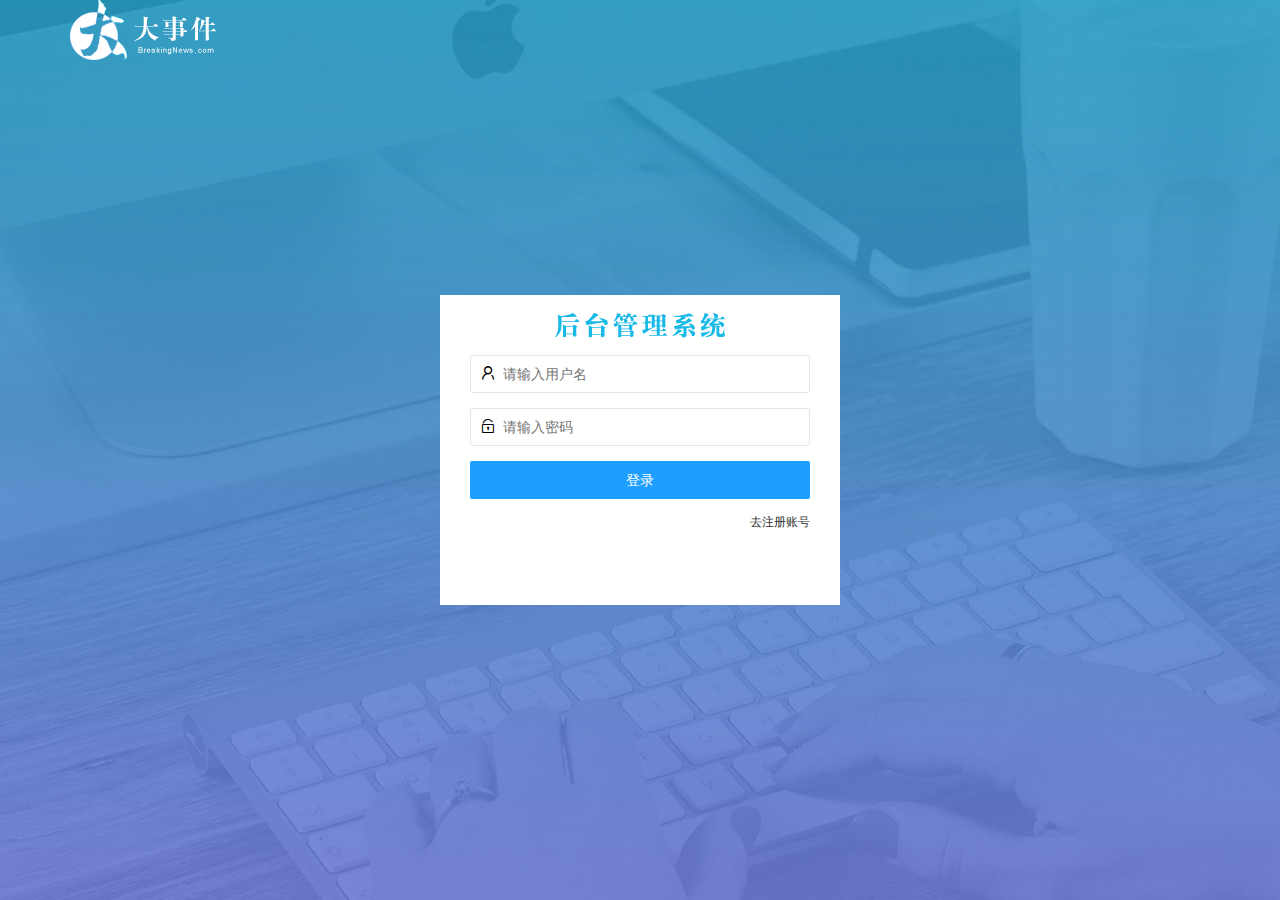
<file: login.html>
<!DOCTYPE html>
<html lang="en">
<head>
    <meta charset="UTF-8">
    <meta http-equiv="X-UA-Compatible" content="IE=edge">
    <meta name="viewport" content="width=device-width, initial-scale=1.0">
    <title>大事件-登录-注册</title>
    <link rel="stylesheet" href="/assets/lib/layui/css/layui.css">
    <link rel="stylesheet" href="/assets/css/login.css">
</head>
<body>
    <!-- 头部的logo区域 -->
    <div class="layui-main">
        <img src="/assets/images/logo.png" alt="">
    </div>

    <!-- 登录注册区域 -->
    <div class="loginAndRegBox">
        <div class="title-box"></div>
        <!-- 登录的div -->
        <div class="login-box">
            <!-- 登录的表单 -->
            <form class="layui-form" id="form_login">
                <!-- 用户名 -->
                <div class="layui-form-item">
                        <i class="layui-icon layui-icon-username"></i>
                        <input type="text" name="username" required lay-verify="required" placeholder="请输入用户名" autocomplete="off"
                            class="layui-input">
                    </div>
                    <!-- 密码 -->
                    <div class="layui-form-item">
                        <i class="layui-icon layui-icon-password"></i>  
                        <input type="password" name="password" required lay-verify="required|pwd" placeholder="请输入密码" autocomplete="off"
                            class="layui-input">
                    </div>
                    <!-- 登录按钮 -->
                    <div class="layui-form-item">
                        <!-- 注意表单提交按钮和普通按钮的区别就是lay-submit属性 -->
                        <button class="layui-btn layui-btn-fluid layui-btn layui-btn-normal" lay-submit>登录</button>
                    </div>
                    <div class="layui-form-item links">
                    <a href="javascript:;" id="link_reg">去注册账号</a>
                </div>
            </form>
        </div>
        <!-- 注册的div -->
        <div class="reg-box">
            <!-- 注册的表单 -->
            <form class="layui-form" id="form_reg">
                <!-- 用户名 -->
                <div class="layui-form-item">
                        <i class="layui-icon layui-icon-username"></i>
                        <input type="text" name="username" required lay-verify="required" placeholder="请输入用户名" autocomplete="off"
                            class="layui-input">
                    </div>
                    <!-- 密码 -->
                    <div class="layui-form-item">
                        <i class="layui-icon layui-icon-password"></i>  
                        <input type="password" name="password" required lay-verify="required|pwd" placeholder="请输入密码" autocomplete="off"
                            class="layui-input">
                    </div>
                    <!-- 密码确认框 -->
                    <div class="layui-form-item">
                        <i class="layui-icon layui-icon-password"></i>  
                        <input type="password" name="repassword" required lay-verify="required|pwd|repwd" placeholder="再次确认密码" autocomplete="off"
                            class="layui-input">
                    </div>
                    <!-- 注册按钮 -->
                    <div class="layui-form-item">
                        <!-- 注意表单提交按钮和普通按钮的区别就是lay-submit属性 -->
                        <button class="layui-btn layui-btn-fluid layui-btn layui-btn-normal" lay-submit>注册</button>
                    </div>
                    <div class="layui-form-item links">
                        <a href="javascript:;" id="link_login">去登录</a>
                </div>
            </form>
        </div>
    </div>
    <!-- 导入layui的js -->
    <script src="/assets/lib/layui/layui.all.js"></script>
    <!-- 导入jquery -->
    <script src="/assets/lib/jquery.js"></script>
    <!-- 导入自己封装的baseAPI.js -->
    <script src="/assets/js/baseAPI.js"></script>
    <!-- 导入自己的JavaScript脚本 -->
    <script src="/assets/js/login.js"></script>
</body>
</html>
</file>
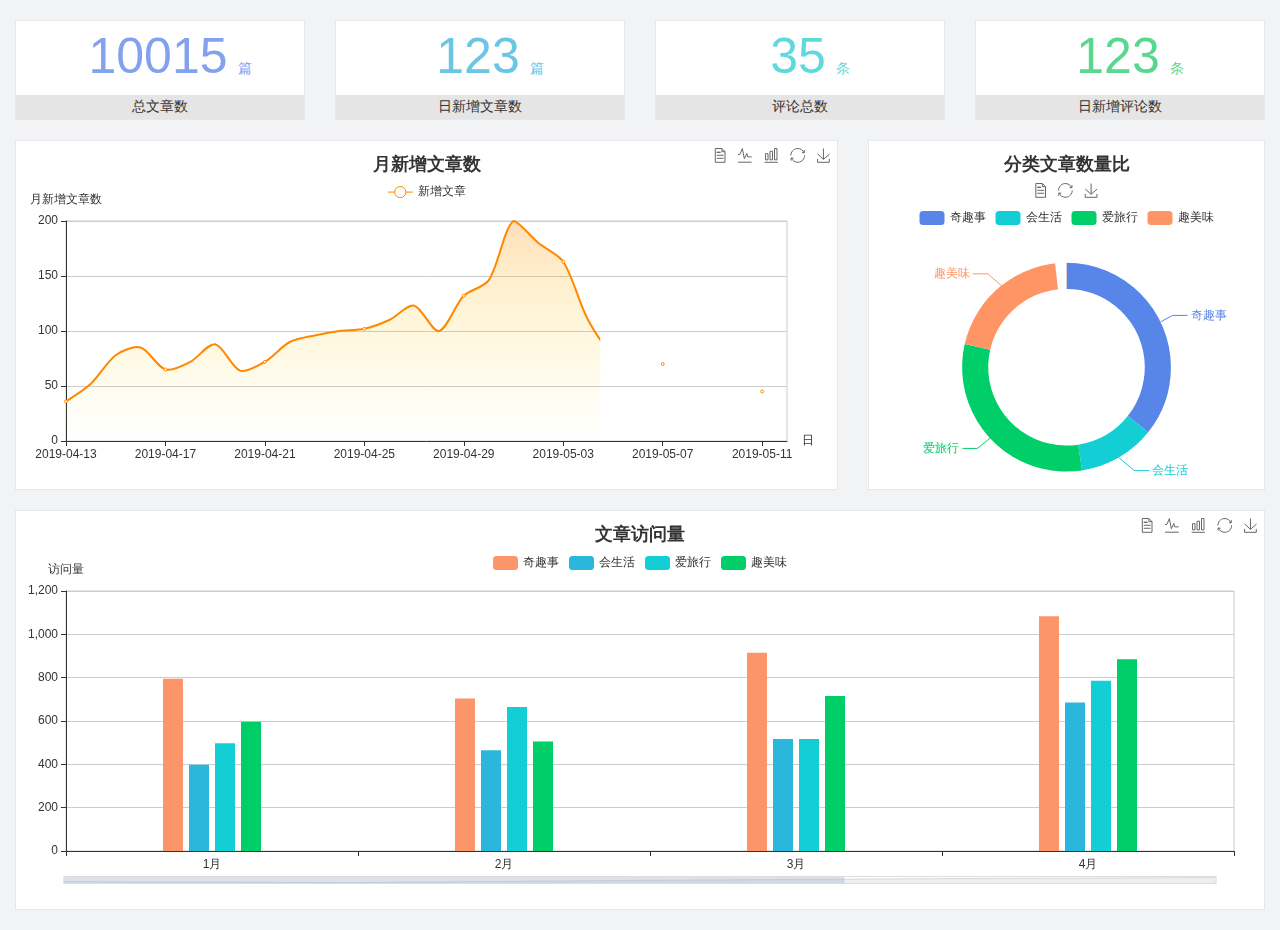
<file: home/dashboard.html>
<!DOCTYPE html>
<html lang="en">

<head>
  <meta charset="UTF-8">
  <meta name="viewport" content="width=device-width, initial-scale=1.0">
  <meta http-equiv="X-UA-Compatible" content="ie=edge">
  <title>图表统计</title>
  <link rel="stylesheet" href="../../assets/lib/bootstrap.css" />
  <link rel="stylesheet" href="../../assets/lib/main.css" />
  <script src="../../assets/lib/jquery.js"></script>
  <script type="text/javascript" src="../../assets/lib/echarts.min.js"></script>
</head>

<body>
  <div class="container-fluid">
    <div class="row spannel_list">
      <div class="col-sm-3 col-xs-6">
        <div class="spannel">
          <em>10015</em><span>篇</span>
          <b>总文章数</b>
        </div>
      </div>
      <div class="col-sm-3 col-xs-6">
        <div class="spannel scolor01">
          <em>123</em><span>篇</span>
          <b>日新增文章数</b>
        </div>
      </div>
      <div class="col-sm-3 col-xs-6">
        <div class="spannel scolor02">
          <em>35</em><span>条</span>
          <b>评论总数</b>
        </div>
      </div>
      <div class="col-sm-3 col-xs-6">
        <div class="spannel scolor03">
          <em>123</em><span>条</span>
          <b>日新增评论数</b>
        </div>
      </div>
    </div>
  </div>

  <div class="container-fluid">
    <div class="row curve-pie">
      <div class="col-lg-8 col-md-8">
        <div class="gragh_pannel" id="curve_show"></div>
      </div>
      <div class="col-lg-4 col-md-4">
        <div class="gragh_pannel" id="pie_show"></div>
      </div>
    </div>
  </div>

  <div class="container-fluid">
    <div class="column_pannel" id="column_show"></div>
  </div>

  <script>
    var oChart = echarts.init(document.getElementById('curve_show'));
    var aList_all = [
      { 'count': 36, 'date': '2019-04-13' },
      { 'count': 52, 'date': '2019-04-14' },
      { 'count': 78, 'date': '2019-04-15' },
      { 'count': 85, 'date': '2019-04-16' },
      { 'count': 65, 'date': '2019-04-17' },
      { 'count': 72, 'date': '2019-04-18' },
      { 'count': 88, 'date': '2019-04-19' },
      { 'count': 64, 'date': '2019-04-20' },
      { 'count': 72, 'date': '2019-04-21' },
      { 'count': 90, 'date': '2019-04-22' },
      { 'count': 96, 'date': '2019-04-23' },
      { 'count': 100, 'date': '2019-04-24' },
      { 'count': 102, 'date': '2019-04-25' },
      { 'count': 110, 'date': '2019-04-26' },
      { 'count': 123, 'date': '2019-04-27' },
      { 'count': 100, 'date': '2019-04-28' },
      { 'count': 132, 'date': '2019-04-29' },
      { 'count': 146, 'date': '2019-04-30' },
      { 'count': 200, 'date': '2019-05-01' },
      { 'count': 180, 'date': '2019-05-02' },
      { 'count': 163, 'date': '2019-05-03' },
      { 'count': 110, 'date': '2019-05-04' },
      { 'count': 80, 'date': '2019-05-05' },
      { 'count': 82, 'date': '2019-05-06' },
      { 'count': 70, 'date': '2019-05-07' },
      { 'count': 65, 'date': '2019-05-08' },
      { 'count': 54, 'date': '2019-05-09' },
      { 'count': 40, 'date': '2019-05-10' },
      { 'count': 45, 'date': '2019-05-11' },
      { 'count': 38, 'date': '2019-05-12' },
    ];

    let aCount = [];
    let aDate = [];

    for (var i = 0; i < aList_all.length; i++) {
      aCount.push(aList_all[i].count);
      aDate.push(aList_all[i].date);
    }

    var chartopt = {
      title: {
        text: '月新增文章数',
        left: 'center',
        top: '10'
      },
      tooltip: {
        trigger: 'axis'
      },
      legend: {
        data: ['新增文章'],
        top: '40'
      },
      toolbox: {
        show: true,
        feature: {
          mark: { show: true },
          dataView: { show: true, readOnly: false },
          magicType: { show: true, type: ['line', 'bar'] },
          restore: { show: true },
          saveAsImage: { show: true }
        }
      },
      calculable: true,
      xAxis: [
        {
          name: '日',
          type: 'category',
          boundaryGap: false,
          data: aDate
        }
      ],
      yAxis: [
        {
          name: '月新增文章数',
          type: 'value'
        }
      ],
      series: [
        {
          name: '新增文章',
          type: 'line',
          smooth: true,
          itemStyle: { normal: { areaStyle: { type: 'default' }, color: '#f80' }, lineStyle: { color: '#f80' } },
          data: aCount
        }],
      areaStyle: {
        normal: {
          color: new echarts.graphic.LinearGradient(0, 0, 0, 1, [{
            offset: 0,
            color: 'rgba(255,136,0,0.39)'
          }, {
            offset: .34,
            color: 'rgba(255,180,0,0.25)'
          }, {
            offset: 1,
            color: 'rgba(255,222,0,0.00)'
          }])

        }
      },
      grid: {
        show: true,
        x: 50,
        x2: 50,
        y: 80,
        height: 220
      }
    };

    oChart.setOption(chartopt);


    var oPie = echarts.init(document.getElementById('pie_show'));
    var oPieopt =
    {
      title: {
        top: 10,
        text: '分类文章数量比',
        x: 'center'
      },
      tooltip: {
        trigger: 'item',
        formatter: "{a} <br/>{b} : {c} ({d}%)"
      },
      color: ['#5885e8', '#13cfd5', '#00ce68', '#ff9565'],
      legend: {
        x: 'center',
        top: 65,
        data: ['奇趣事', '会生活', '爱旅行', '趣美味']
      },
      toolbox: {
        show: true,
        x: 'center',
        top: 35,
        feature: {
          mark: { show: true },
          dataView: { show: true, readOnly: false },
          magicType: {
            show: true,
            type: ['pie', 'funnel'],
            option: {
              funnel: {
                x: '25%',
                width: '50%',
                funnelAlign: 'left',
                max: 1548
              }
            }
          },
          restore: { show: true },
          saveAsImage: { show: true }
        }
      },
      calculable: true,
      series: [
        {
          name: '访问来源',
          type: 'pie',
          radius: ['45%', '60%'],
          center: ['50%', '65%'],
          data: [
            { value: 300, name: '奇趣事' },
            { value: 100, name: '会生活' },
            { value: 260, name: '爱旅行' },
            { value: 180, name: '趣美味' }
          ]
        }
      ]
    };
    oPie.setOption(oPieopt);



    var oColumn = this.echarts.init(document.getElementById('column_show'));
    var oColumnopt =
    {
      title: {
        text: '文章访问量',
        left: 'center',
        top: '10'
      },
      tooltip: {
        trigger: 'axis'
      },
      legend: {
        data: ['奇趣事', '会生活', '爱旅行', '趣美味'],
        top: '40'
      },
      toolbox: {
        show: true,
        feature: {
          mark: { show: true },
          dataView: { show: true, readOnly: false },
          magicType: { show: true, type: ['line', 'bar'] },
          restore: { show: true },
          saveAsImage: { show: true }
        }
      },
      calculable: true,
      xAxis: [
        {
          type: 'category',
          data: ['1月', '2月', '3月', '4月', '5月']
        }
      ],
      yAxis: [
        {
          name: '访问量',
          type: 'value'
        }
      ],
      series: [
        {
          name: '奇趣事',
          type: 'bar',
          barWidth: 20,
          itemStyle: {
            normal: { areaStyle: { type: 'default' }, color: '#fd956a' }
          },
          data: [800, 708, 920, 1090, 1200]
        },
        {
          name: '会生活',
          type: 'bar',
          barWidth: 20,
          itemStyle: {
            normal: { areaStyle: { type: 'default' }, color: '#2bb6db' }
          },
          data: [400, 468, 520, 690, 800]
        },
        {
          name: '爱旅行',
          type: 'bar',
          barWidth: 20,
          itemStyle: {
            normal: { areaStyle: { type: 'default' }, color: '#13cfd5' }
          },
          data: [500, 668, 520, 790, 900]
        },
        {
          name: '趣美味',
          type: 'bar',
          barWidth: 20,
          itemStyle: {
            normal: { areaStyle: { type: 'default' }, color: '#00ce68' }
          },
          data: [600, 508, 720, 890, 1000]
        }
      ],
      grid: {
        show: true,
        x: 50,
        x2: 30,
        y: 80,
        height: 260
      },
      dataZoom: [//给x轴设置滚动条
        {
          start: 0,//默认为0
          end: 100 - 1000 / 31,//默认为100
          type: 'slider',
          show: true,
          xAxisIndex: [0],
          handleSize: 0,//滑动条的 左右2个滑动条的大小
          height: 8,//组件高度
          left: 45, //左边的距离
          right: 50,//右边的距离
          bottom: 26,//右边的距离
          handleColor: '#ddd',//h滑动图标的颜色
          handleStyle: {
            borderColor: "#cacaca",
            borderWidth: "1",
            shadowBlur: 2,
            background: "#ddd",
            shadowColor: "#ddd",
          }
        }]
    };
    oColumn.setOption(oColumnopt);
  </script>
</body>

</html>
</file>
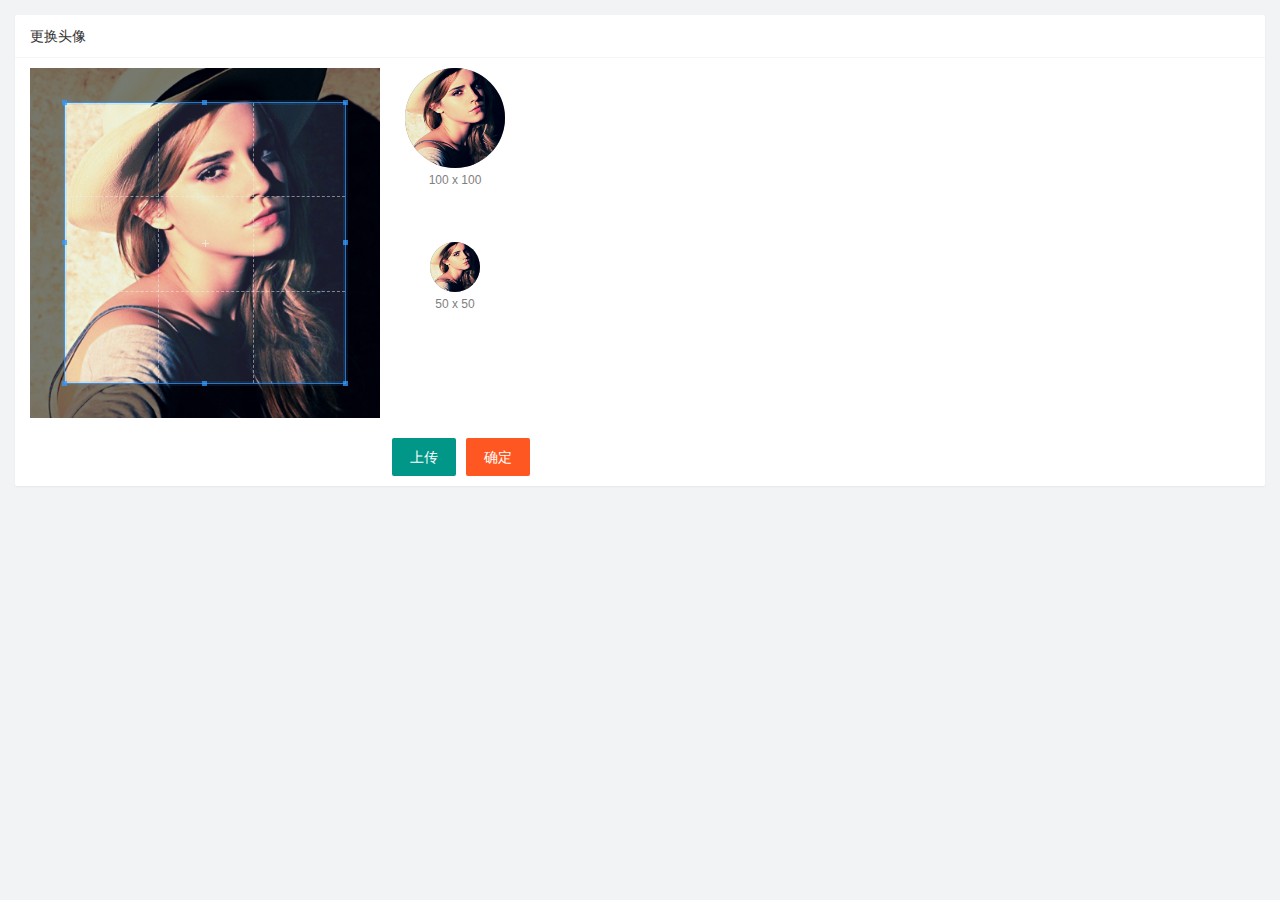
<file: user/user_avatar.html>
<!DOCTYPE html>
<html lang="en">
<head>
    <meta charset="UTF-8">
    <meta http-equiv="X-UA-Compatible" content="IE=edge">
    <meta name="viewport" content="width=device-width, initial-scale=1.0">
    <title>Document</title>
    <link rel="stylesheet" href="/assets/lib/layui/css/layui.css">
    <link rel="stylesheet" href="/assets/lib/cropper/cropper.css" />
    <link rel="stylesheet" href="/assets/css/user/user-avatar.css">
</head>
<body>
    <!-- 卡片区域 -->
    <div class="layui-card">
        <div class="layui-card-header">更换头像</div>
        <div class="layui-card-body">
        <!-- 第一行的图片裁剪和预览区域 -->
        <div class="row1">
            <!-- 图片裁剪区域 -->
            <div class="cropper-box">
                <!-- 这个 img 标签很重要，将来会把它初始化为裁剪区域 -->
                <img id="image" src="/assets/images/sample.jpg" />
            </div>
            <!-- 图片的预览区域 -->
            <div class="preview-box">
                <div>
                    <!-- 宽高为 100px 的预览区域 -->
                    <div class="img-preview w100"></div>
                    <p class="size">100 x 100</p>
                </div>
                <div>
                    <!-- 宽高为 50px 的预览区域 -->
                    <div class="img-preview w50"></div>
                    <p class="size">50 x 50</p>
                </div>
            </div>
        </div>
        <!-- 第二行的按钮区域 -->
        <div class="row2">
            <!-- 通过accept属性，可以指定，允许用户选择什么类型的文件 -->
            <input type="file" id="file" accept="image/png,image/jpeg">
            <button type="button" class="layui-btn" id="btnChooseImage">上传</button>
            <button type="button" class="layui-btn layui-btn-danger" id="btnUpload">确定</button>
        </div>
        </div>
      </div>

    <script src="/assets/lib/layui/layui.all.js"></script>
    <script src="/assets/lib/jquery.js"></script>
    <script src="/assets/lib/cropper/Cropper.js"></script>
    <script src="/assets/lib/cropper/jquery-cropper.js"></script>
    <script src="/assets/js/baseAPI.js"></script>
    <script src="/assets/js/user/user_avatar.js"></script>

</body>
</html>
</file>
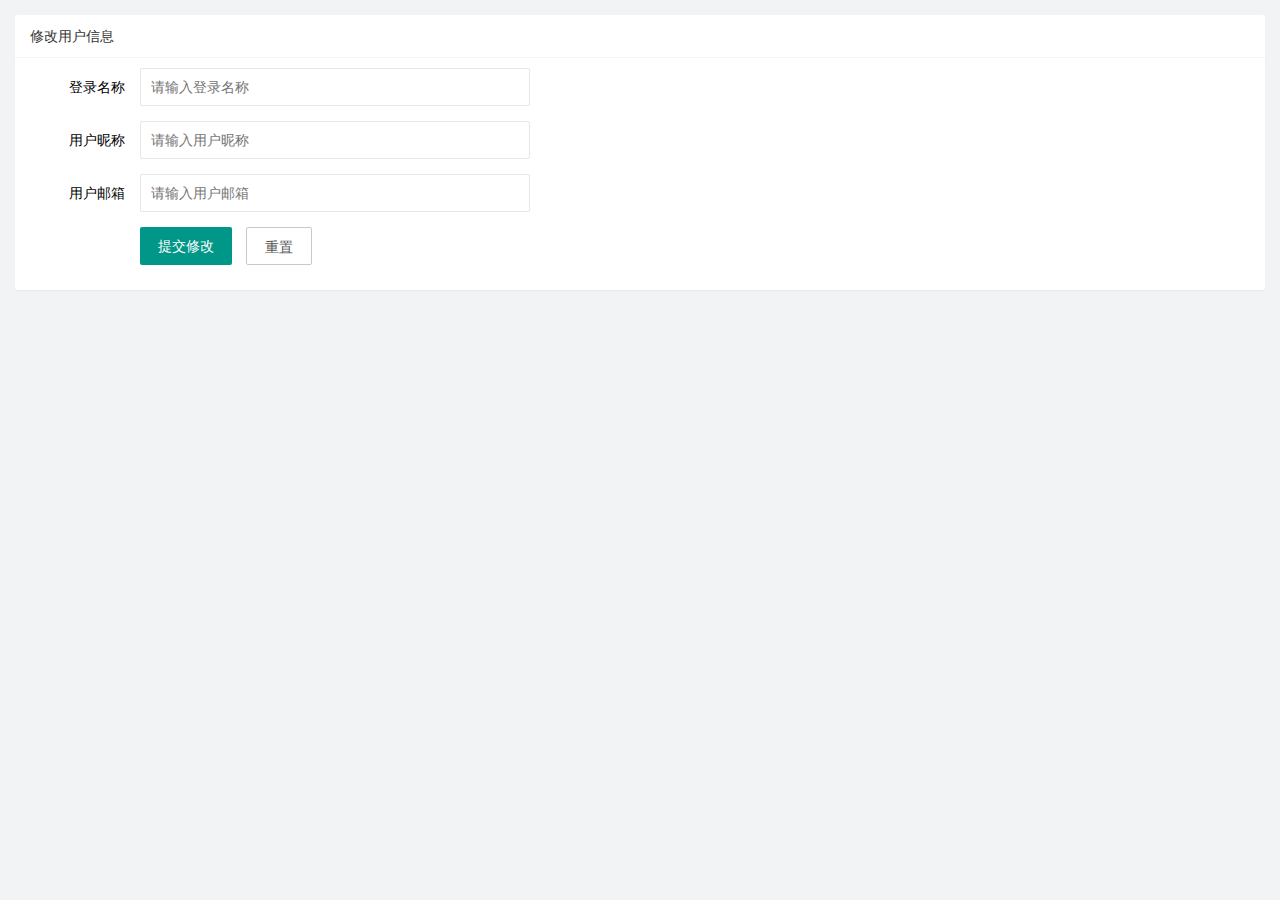
<file: user/user_info.html>
<!DOCTYPE html>
<html lang="en">
<head>
    <meta charset="UTF-8">
    <meta http-equiv="X-UA-Compatible" content="IE=edge">
    <meta name="viewport" content="width=device-width, initial-scale=1.0">
    <title>基本资料</title>
    <link rel="stylesheet" href="/assets/lib/layui/css/layui.css">
    <link rel="stylesheet" href="/assets/css/user/user_info.css">
</head>
<body>
    <!-- 卡片区域 -->
    <div class="layui-card">
        <div class="layui-card-header">修改用户信息</div>
        <div class="layui-card-body">
          <!-- form表单区域 -->
          <form class="layui-form" lay-filter="formUserInfo">
              <!-- 这是隐藏域 -->
              <input type="hidden" name="id" value="">
            <div class="layui-form-item">
              <label class="layui-form-label">登录名称</label>
              <div class="layui-input-block">
                <input type="text" name="username" required  lay-verify="required" placeholder="请输入登录名称" autocomplete="off" class="layui-input" readonly>
              </div>
            </div>
            <div class="layui-form-item">
                <label class="layui-form-label">用户昵称</label>
                <div class="layui-input-block">
                  <input type="text" name="nickname" required  lay-verify="required|nickname" placeholder="请输入用户昵称" autocomplete="off" class="layui-input">
                </div>
              </div>
              <div class="layui-form-item">
                <label class="layui-form-label">用户邮箱</label>
                <div class="layui-input-block">
                  <input type="text" name="email" required  lay-verify="required|email" placeholder="请输入用户邮箱" autocomplete="off" class="layui-input">
                </div>
              </div>
              <div class="layui-form-item">
                <div class="layui-input-block">
                  <button class="layui-btn" lay-submit lay-filter="formDemo">提交修改</button>
                  <button type="reset" class="layui-btn layui-btn-primary" id="btnReset">重置</button>
                </div>
              </div>
        </div>
      </div>

      <!-- 导入layui的js -->
      <script src="/assets/lib/layui/layui.all.js"></script>
      <!-- 导入jquery -->
      <script src="/assets/lib/jquery.js"></script>
      <!-- 导入 baseAPI -->
      <script src="/assets/js/baseAPI.js"></script>
      <!-- 导入自己的js -->
      <script src="/assets/js/user/user_info.js"></script>
</body>
</html>
</file>
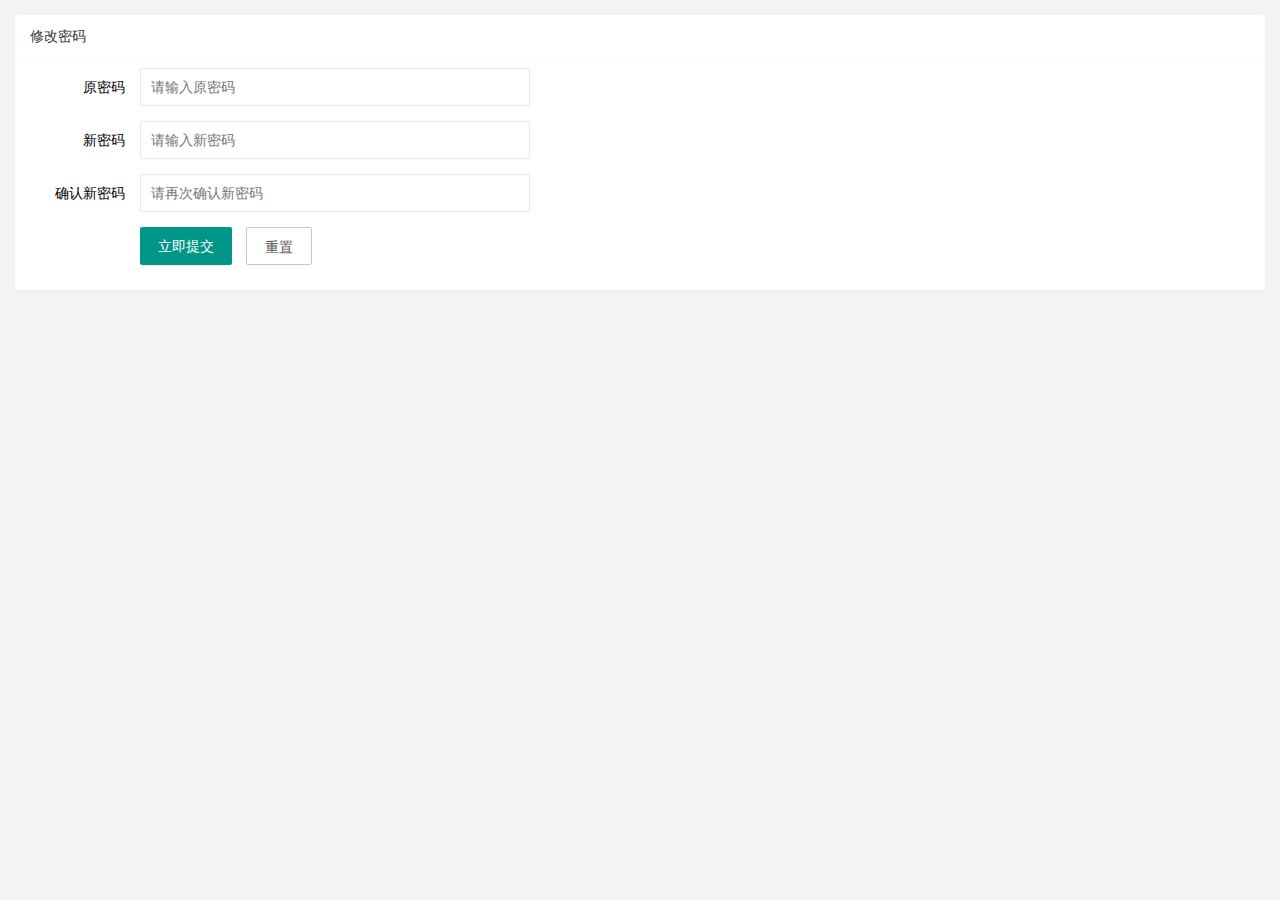
<file: user/user_pwd.html>
<!DOCTYPE html>
<html lang="en">
<head>
    <meta charset="UTF-8">
    <meta http-equiv="X-UA-Compatible" content="IE=edge">
    <meta name="viewport" content="width=device-width, initial-scale=1.0">
    <title>Document</title>
    <link rel="stylesheet" href="/assets/lib/layui/css/layui.css">
    <link rel="stylesheet" href="/assets/css/user/user_pwd.css">
</head>
<body>
    <!-- 卡片区域 -->
    <div class="layui-card">
        <div class="layui-card-header">修改密码</div>
        <div class="layui-card-body">
            <form class="layui-form" >
                <div class="layui-form-item">
                  <label class="layui-form-label">原密码</label>
                  <div class="layui-input-block">
                    <input type="password" name="oldPwd" required  lay-verify="required|pwd" placeholder="请输入原密码" autocomplete="off" class="layui-input">
                  </div>
                </div>
                <div class="layui-form-item">
                    <label class="layui-form-label">新密码</label>
                    <div class="layui-input-block">
                      <input type="password" name="newPwd" required  lay-verify="required|pwd|samePwd" placeholder="请输入新密码" autocomplete="off" class="layui-input">
                    </div>
                  </div>
                  <div class="layui-form-item">
                    <label class="layui-form-label">确认新密码</label>
                    <div class="layui-input-block">
                      <input type="password" name="rePwd" required  lay-verify="required|pwd|rePwd" placeholder="请再次确认新密码" autocomplete="off" class="layui-input">
                    </div>
                  </div>
                  <div class="layui-form-item">
                    <div class="layui-input-block">
                      <button class="layui-btn" lay-submit lay-filter="formDemo">立即提交</button>
                      <button type="reset" class="layui-btn layui-btn-primary">重置</button>
                    </div>
                  </div>
        </div>
      </div>
      <script src="/assets/lib/layui/layui.all.js"></script>
      <script src="/assets/lib/jquery.js"></script>
      <script src="/assets/js/baseAPI.js"></script>
      <script src="/assets/js/user/user_pwd.js"></script>
</body>
</html>
</file>
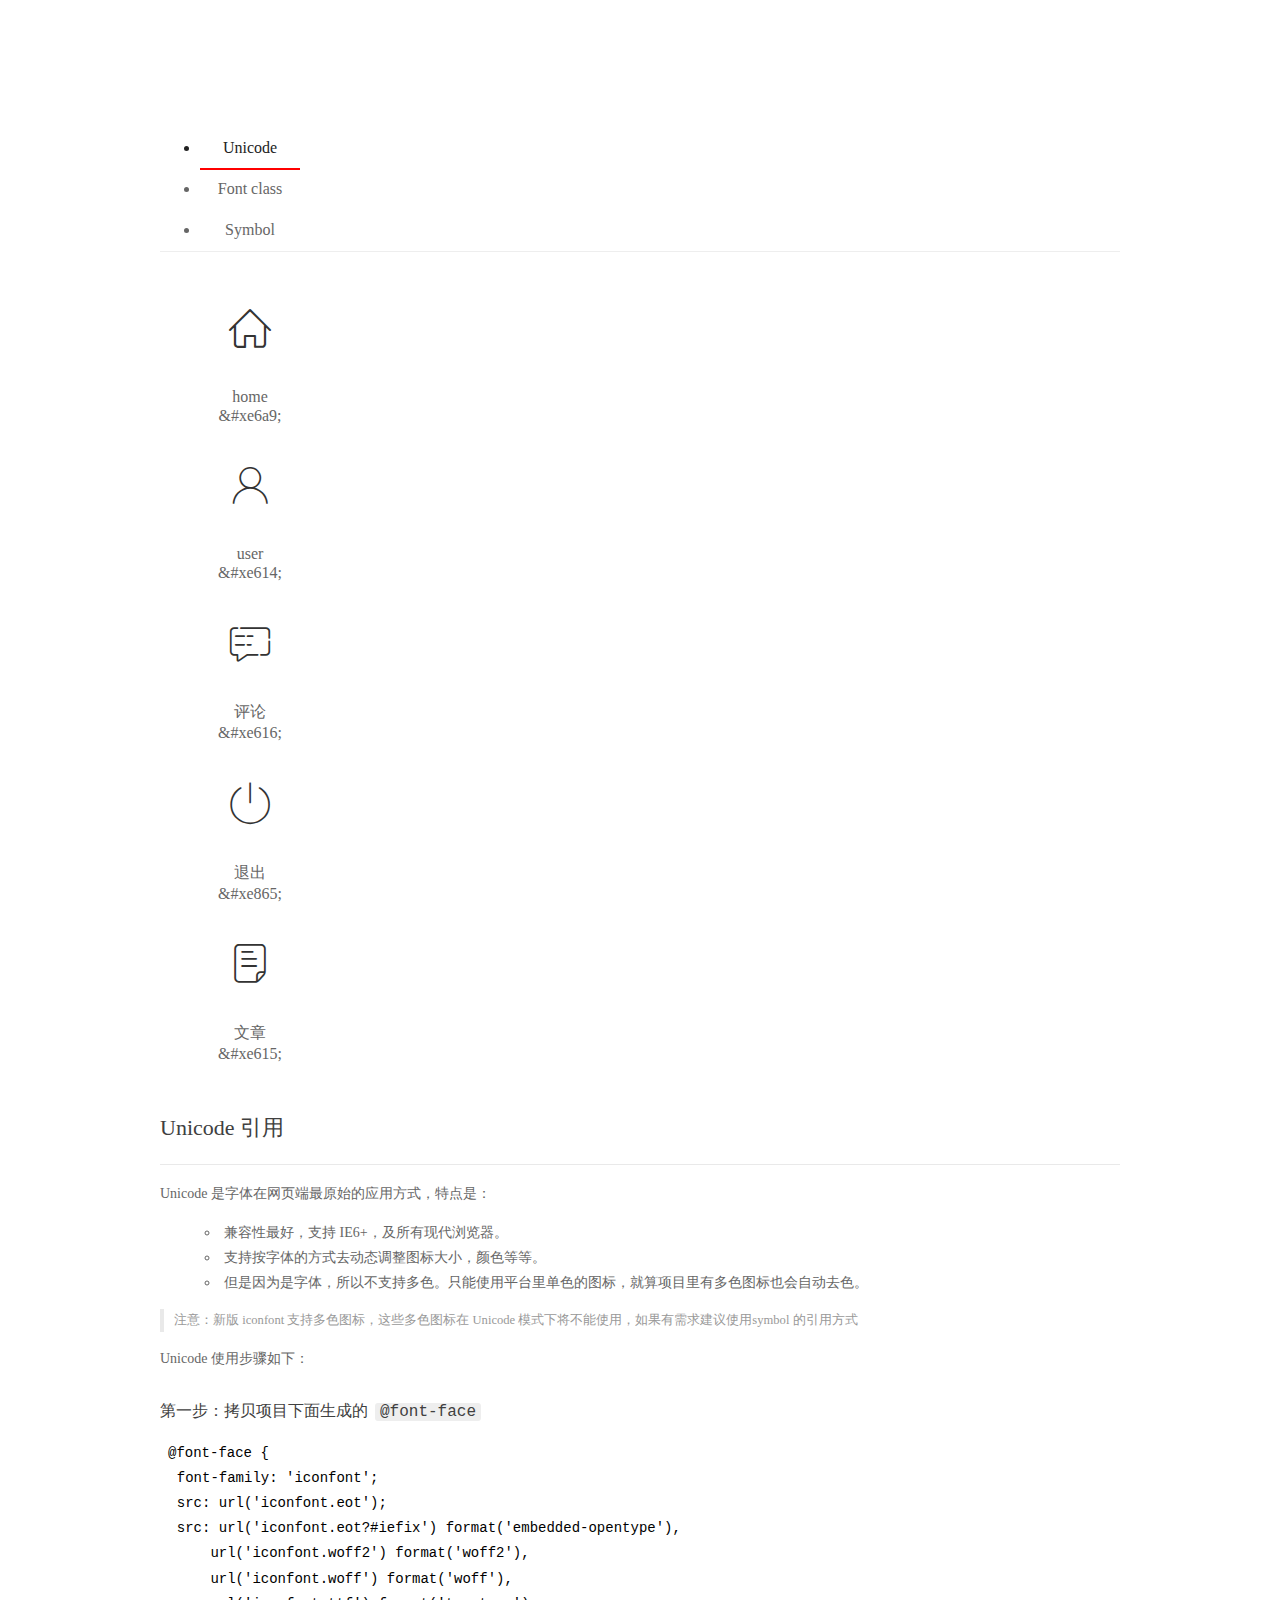
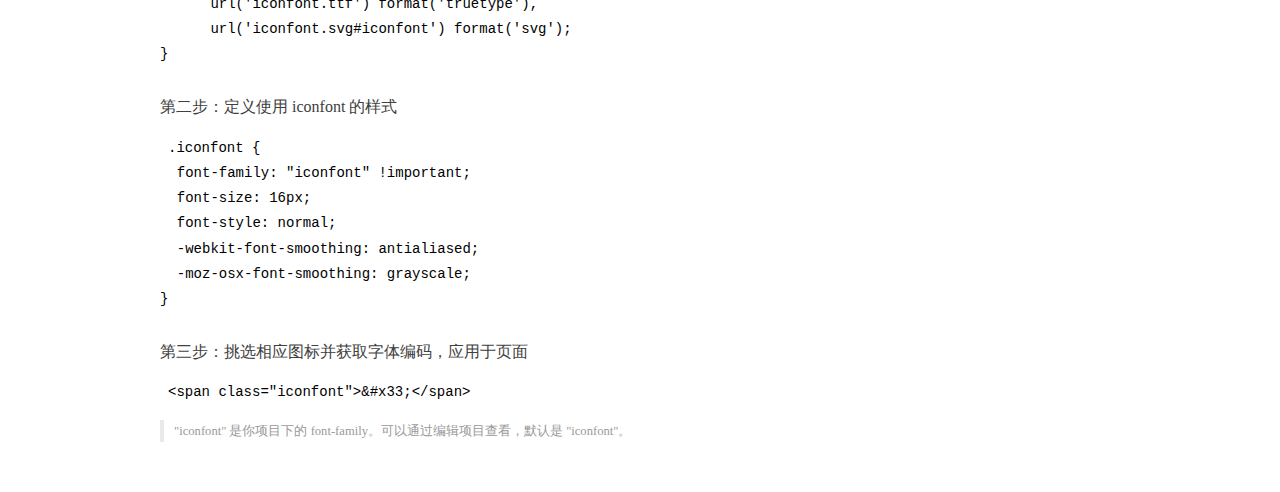
<file: assets/fonts/demo_index.html>
<!DOCTYPE html>
<html>
<head>
  <meta charset="utf-8"/>
  <title>IconFont Demo</title>
  <link rel="shortcut icon" href="https://gtms04.alicdn.com/tps/i4/TB1_oz6GVXXXXaFXpXXJDFnIXXX-64-64.ico" type="image/x-icon"/>
  <link rel="stylesheet" href="https://g.alicdn.com/thx/cube/1.3.2/cube.min.css">
  <link rel="stylesheet" href="demo.css">
  <link rel="stylesheet" href="iconfont.css">
  <script src="iconfont.js"></script>
  <!-- jQuery -->
  <script src="https://a1.alicdn.com/oss/uploads/2018/12/26/7bfddb60-08e8-11e9-9b04-53e73bb6408b.js"></script>
  <!-- 代码高亮 -->
  <script src="https://a1.alicdn.com/oss/uploads/2018/12/26/a3f714d0-08e6-11e9-8a15-ebf944d7534c.js"></script>
</head>
<body>
  <div class="main">
    <h1 class="logo"><a href="https://www.iconfont.cn/" title="iconfont 首页" target="_blank">&#xe86b;</a></h1>
    <div class="nav-tabs">
      <ul id="tabs" class="dib-box">
        <li class="dib active"><span>Unicode</span></li>
        <li class="dib"><span>Font class</span></li>
        <li class="dib"><span>Symbol</span></li>
      </ul>
      
    </div>
    <div class="tab-container">
      <div class="content unicode" style="display: block;">
          <ul class="icon_lists dib-box">
          
            <li class="dib">
              <span class="icon iconfont">&#xe6a9;</span>
                <div class="name">home</div>
                <div class="code-name">&amp;#xe6a9;</div>
              </li>
          
            <li class="dib">
              <span class="icon iconfont">&#xe614;</span>
                <div class="name">user</div>
                <div class="code-name">&amp;#xe614;</div>
              </li>
          
            <li class="dib">
              <span class="icon iconfont">&#xe616;</span>
                <div class="name">评论</div>
                <div class="code-name">&amp;#xe616;</div>
              </li>
          
            <li class="dib">
              <span class="icon iconfont">&#xe865;</span>
                <div class="name">退出</div>
                <div class="code-name">&amp;#xe865;</div>
              </li>
          
            <li class="dib">
              <span class="icon iconfont">&#xe615;</span>
                <div class="name">文章</div>
                <div class="code-name">&amp;#xe615;</div>
              </li>
          
          </ul>
          <div class="article markdown">
          <h2 id="unicode-">Unicode 引用</h2>
          <hr>

          <p>Unicode 是字体在网页端最原始的应用方式，特点是：</p>
          <ul>
            <li>兼容性最好，支持 IE6+，及所有现代浏览器。</li>
            <li>支持按字体的方式去动态调整图标大小，颜色等等。</li>
            <li>但是因为是字体，所以不支持多色。只能使用平台里单色的图标，就算项目里有多色图标也会自动去色。</li>
          </ul>
          <blockquote>
            <p>注意：新版 iconfont 支持多色图标，这些多色图标在 Unicode 模式下将不能使用，如果有需求建议使用symbol 的引用方式</p>
          </blockquote>
          <p>Unicode 使用步骤如下：</p>
          <h3 id="-font-face">第一步：拷贝项目下面生成的 <code>@font-face</code></h3>
<pre><code class="language-css"
>@font-face {
  font-family: 'iconfont';
  src: url('iconfont.eot');
  src: url('iconfont.eot?#iefix') format('embedded-opentype'),
      url('iconfont.woff2') format('woff2'),
      url('iconfont.woff') format('woff'),
      url('iconfont.ttf') format('truetype'),
      url('iconfont.svg#iconfont') format('svg');
}
</code></pre>
          <h3 id="-iconfont-">第二步：定义使用 iconfont 的样式</h3>
<pre><code class="language-css"
>.iconfont {
  font-family: "iconfont" !important;
  font-size: 16px;
  font-style: normal;
  -webkit-font-smoothing: antialiased;
  -moz-osx-font-smoothing: grayscale;
}
</code></pre>
          <h3 id="-">第三步：挑选相应图标并获取字体编码，应用于页面</h3>
<pre>
<code class="language-html"
>&lt;span class="iconfont"&gt;&amp;#x33;&lt;/span&gt;
</code></pre>
          <blockquote>
            <p>"iconfont" 是你项目下的 font-family。可以通过编辑项目查看，默认是 "iconfont"。</p>
          </blockquote>
          </div>
      </div>
      <div class="content font-class">
        <ul class="icon_lists dib-box">
          
          <li class="dib">
            <span class="icon iconfont icon-home"></span>
            <div class="name">
              home
            </div>
            <div class="code-name">.icon-home
            </div>
          </li>
          
          <li class="dib">
            <span class="icon iconfont icon-user"></span>
            <div class="name">
              user
            </div>
            <div class="code-name">.icon-user
            </div>
          </li>
          
          <li class="dib">
            <span class="icon iconfont icon-pinglun"></span>
            <div class="name">
              评论
            </div>
            <div class="code-name">.icon-pinglun
            </div>
          </li>
          
          <li class="dib">
            <span class="icon iconfont icon-tuichu"></span>
            <div class="name">
              退出
            </div>
            <div class="code-name">.icon-tuichu
            </div>
          </li>
          
          <li class="dib">
            <span class="icon iconfont icon-16"></span>
            <div class="name">
              文章
            </div>
            <div class="code-name">.icon-16
            </div>
          </li>
          
        </ul>
        <div class="article markdown">
        <h2 id="font-class-">font-class 引用</h2>
        <hr>

        <p>font-class 是 Unicode 使用方式的一种变种，主要是解决 Unicode 书写不直观，语意不明确的问题。</p>
        <p>与 Unicode 使用方式相比，具有如下特点：</p>
        <ul>
          <li>兼容性良好，支持 IE8+，及所有现代浏览器。</li>
          <li>相比于 Unicode 语意明确，书写更直观。可以很容易分辨这个 icon 是什么。</li>
          <li>因为使用 class 来定义图标，所以当要替换图标时，只需要修改 class 里面的 Unicode 引用。</li>
          <li>不过因为本质上还是使用的字体，所以多色图标还是不支持的。</li>
        </ul>
        <p>使用步骤如下：</p>
        <h3 id="-fontclass-">第一步：引入项目下面生成的 fontclass 代码：</h3>
<pre><code class="language-html">&lt;link rel="stylesheet" href="./iconfont.css"&gt;
</code></pre>
        <h3 id="-">第二步：挑选相应图标并获取类名，应用于页面：</h3>
<pre><code class="language-html">&lt;span class="iconfont icon-xxx"&gt;&lt;/span&gt;
</code></pre>
        <blockquote>
          <p>"
            iconfont" 是你项目下的 font-family。可以通过编辑项目查看，默认是 "iconfont"。</p>
        </blockquote>
      </div>
      </div>
      <div class="content symbol">
          <ul class="icon_lists dib-box">
          
            <li class="dib">
                <svg class="icon svg-icon" aria-hidden="true">
                  <use xlink:href="#icon-home"></use>
                </svg>
                <div class="name">home</div>
                <div class="code-name">#icon-home</div>
            </li>
          
            <li class="dib">
                <svg class="icon svg-icon" aria-hidden="true">
                  <use xlink:href="#icon-user"></use>
                </svg>
                <div class="name">user</div>
                <div class="code-name">#icon-user</div>
            </li>
          
            <li class="dib">
                <svg class="icon svg-icon" aria-hidden="true">
                  <use xlink:href="#icon-pinglun"></use>
                </svg>
                <div class="name">评论</div>
                <div class="code-name">#icon-pinglun</div>
            </li>
          
            <li class="dib">
                <svg class="icon svg-icon" aria-hidden="true">
                  <use xlink:href="#icon-tuichu"></use>
                </svg>
                <div class="name">退出</div>
                <div class="code-name">#icon-tuichu</div>
            </li>
          
            <li class="dib">
                <svg class="icon svg-icon" aria-hidden="true">
                  <use xlink:href="#icon-16"></use>
                </svg>
                <div class="name">文章</div>
                <div class="code-name">#icon-16</div>
            </li>
          
          </ul>
          <div class="article markdown">
          <h2 id="symbol-">Symbol 引用</h2>
          <hr>

          <p>这是一种全新的使用方式，应该说这才是未来的主流，也是平台目前推荐的用法。相关介绍可以参考这篇<a href="">文章</a>
            这种用法其实是做了一个 SVG 的集合，与另外两种相比具有如下特点：</p>
          <ul>
            <li>支持多色图标了，不再受单色限制。</li>
            <li>通过一些技巧，支持像字体那样，通过 <code>font-size</code>, <code>color</code> 来调整样式。</li>
            <li>兼容性较差，支持 IE9+，及现代浏览器。</li>
            <li>浏览器渲染 SVG 的性能一般，还不如 png。</li>
          </ul>
          <p>使用步骤如下：</p>
          <h3 id="-symbol-">第一步：引入项目下面生成的 symbol 代码：</h3>
<pre><code class="language-html">&lt;script src="./iconfont.js"&gt;&lt;/script&gt;
</code></pre>
          <h3 id="-css-">第二步：加入通用 CSS 代码（引入一次就行）：</h3>
<pre><code class="language-html">&lt;style&gt;
.icon {
  width: 1em;
  height: 1em;
  vertical-align: -0.15em;
  fill: currentColor;
  overflow: hidden;
}
&lt;/style&gt;
</code></pre>
          <h3 id="-">第三步：挑选相应图标并获取类名，应用于页面：</h3>
<pre><code class="language-html">&lt;svg class="icon" aria-hidden="true"&gt;
  &lt;use xlink:href="#icon-xxx"&gt;&lt;/use&gt;
&lt;/svg&gt;
</code></pre>
          </div>
      </div>

    </div>
  </div>
  <script>
  $(document).ready(function () {
      $('.tab-container .content:first').show()

      $('#tabs li').click(function (e) {
        var tabContent = $('.tab-container .content')
        var index = $(this).index()

        if ($(this).hasClass('active')) {
          return
        } else {
          $('#tabs li').removeClass('active')
          $(this).addClass('active')

          tabContent.hide().eq(index).fadeIn()
        }
      })
    })
  </script>
</body>
</html>
</file>
<file: assets/lib/layui/css/layui.css>
/** layui-v2.5.5 MIT License By https://www.layui.com */
 .layui-inline,img{display:inline-block;vertical-align:middle}h1,h2,h3,h4,h5,h6{font-weight:400}.layui-edge,.layui-header,.layui-inline,.layui-main{position:relative}.layui-body,.layui-edge,.layui-elip{overflow:hidden}.layui-btn,.layui-edge,.layui-inline,img{vertical-align:middle}.layui-btn,.layui-disabled,.layui-icon,.layui-unselect{-moz-user-select:none;-webkit-user-select:none;-ms-user-select:none}.layui-elip,.layui-form-checkbox span,.layui-form-pane .layui-form-label{text-overflow:ellipsis;white-space:nowrap}.layui-breadcrumb,.layui-tree-btnGroup{visibility:hidden}blockquote,body,button,dd,div,dl,dt,form,h1,h2,h3,h4,h5,h6,input,li,ol,p,pre,td,textarea,th,ul{margin:0;padding:0;-webkit-tap-highlight-color:rgba(0,0,0,0)}a:active,a:hover{outline:0}img{border:none}li{list-style:none}table{border-collapse:collapse;border-spacing:0}h4,h5,h6{font-size:100%}button,input,optgroup,option,select,textarea{font-family:inherit;font-size:inherit;font-style:inherit;font-weight:inherit;outline:0}pre{white-space:pre-wrap;white-space:-moz-pre-wrap;white-space:-pre-wrap;white-space:-o-pre-wrap;word-wrap:break-word}body{line-height:24px;font:14px Helvetica Neue,Helvetica,PingFang SC,Tahoma,Arial,sans-serif}hr{height:1px;margin:10px 0;border:0;clear:both}a{color:#333;text-decoration:none}a:hover{color:#777}a cite{font-style:normal;*cursor:pointer}.layui-border-box,.layui-border-box *{box-sizing:border-box}.layui-box,.layui-box *{box-sizing:content-box}.layui-clear{clear:both;*zoom:1}.layui-clear:after{content:'\20';clear:both;*zoom:1;display:block;height:0}.layui-inline{*display:inline;*zoom:1}.layui-edge{display:inline-block;width:0;height:0;border-width:6px;border-style:dashed;border-color:transparent}.layui-edge-top{top:-4px;border-bottom-color:#999;border-bottom-style:solid}.layui-edge-right{border-left-color:#999;border-left-style:solid}.layui-edge-bottom{top:2px;border-top-color:#999;border-top-style:solid}.layui-edge-left{border-right-color:#999;border-right-style:solid}.layui-disabled,.layui-disabled:hover{color:#d2d2d2!important;cursor:not-allowed!important}.layui-circle{border-radius:100%}.layui-show{display:block!important}.layui-hide{display:none!important}@font-face{font-family:layui-icon;src:url(../font/iconfont.eot?v=250);src:url(../font/iconfont.eot?v=250#iefix) format('embedded-opentype'),url(../font/iconfont.woff2?v=250) format('woff2'),url(../font/iconfont.woff?v=250) format('woff'),url(../font/iconfont.ttf?v=250) format('truetype'),url(../font/iconfont.svg?v=250#layui-icon) format('svg')}.layui-icon{font-family:layui-icon!important;font-size:16px;font-style:normal;-webkit-font-smoothing:antialiased;-moz-osx-font-smoothing:grayscale}.layui-icon-reply-fill:before{content:"\e611"}.layui-icon-set-fill:before{content:"\e614"}.layui-icon-menu-fill:before{content:"\e60f"}.layui-icon-search:before{content:"\e615"}.layui-icon-share:before{content:"\e641"}.layui-icon-set-sm:before{content:"\e620"}.layui-icon-engine:before{content:"\e628"}.layui-icon-close:before{content:"\1006"}.layui-icon-close-fill:before{content:"\1007"}.layui-icon-chart-screen:before{content:"\e629"}.layui-icon-star:before{content:"\e600"}.layui-icon-circle-dot:before{content:"\e617"}.layui-icon-chat:before{content:"\e606"}.layui-icon-release:before{content:"\e609"}.layui-icon-list:before{content:"\e60a"}.layui-icon-chart:before{content:"\e62c"}.layui-icon-ok-circle:before{content:"\1005"}.layui-icon-layim-theme:before{content:"\e61b"}.layui-icon-table:before{content:"\e62d"}.layui-icon-right:before{content:"\e602"}.layui-icon-left:before{content:"\e603"}.layui-icon-cart-simple:before{content:"\e698"}.layui-icon-face-cry:before{content:"\e69c"}.layui-icon-face-smile:before{content:"\e6af"}.layui-icon-survey:before{content:"\e6b2"}.layui-icon-tree:before{content:"\e62e"}.layui-icon-upload-circle:before{content:"\e62f"}.layui-icon-add-circle:before{content:"\e61f"}.layui-icon-download-circle:before{content:"\e601"}.layui-icon-templeate-1:before{content:"\e630"}.layui-icon-util:before{content:"\e631"}.layui-icon-face-surprised:before{content:"\e664"}.layui-icon-edit:before{content:"\e642"}.layui-icon-speaker:before{content:"\e645"}.layui-icon-down:before{content:"\e61a"}.layui-icon-file:before{content:"\e621"}.layui-icon-layouts:before{content:"\e632"}.layui-icon-rate-half:before{content:"\e6c9"}.layui-icon-add-circle-fine:before{content:"\e608"}.layui-icon-prev-circle:before{content:"\e633"}.layui-icon-read:before{content:"\e705"}.layui-icon-404:before{content:"\e61c"}.layui-icon-carousel:before{content:"\e634"}.layui-icon-help:before{content:"\e607"}.layui-icon-code-circle:before{content:"\e635"}.layui-icon-water:before{content:"\e636"}.layui-icon-username:before{content:"\e66f"}.layui-icon-find-fill:before{content:"\e670"}.layui-icon-about:before{content:"\e60b"}.layui-icon-location:before{content:"\e715"}.layui-icon-up:before{content:"\e619"}.layui-icon-pause:before{content:"\e651"}.layui-icon-date:before{content:"\e637"}.layui-icon-layim-uploadfile:before{content:"\e61d"}.layui-icon-delete:before{content:"\e640"}.layui-icon-play:before{content:"\e652"}.layui-icon-top:before{content:"\e604"}.layui-icon-friends:before{content:"\e612"}.layui-icon-refresh-3:before{content:"\e9aa"}.layui-icon-ok:before{content:"\e605"}.layui-icon-layer:before{content:"\e638"}.layui-icon-face-smile-fine:before{content:"\e60c"}.layui-icon-dollar:before{content:"\e659"}.layui-icon-group:before{content:"\e613"}.layui-icon-layim-download:before{content:"\e61e"}.layui-icon-picture-fine:before{content:"\e60d"}.layui-icon-link:before{content:"\e64c"}.layui-icon-diamond:before{content:"\e735"}.layui-icon-log:before{content:"\e60e"}.layui-icon-rate-solid:before{content:"\e67a"}.layui-icon-fonts-del:before{content:"\e64f"}.layui-icon-unlink:before{content:"\e64d"}.layui-icon-fonts-clear:before{content:"\e639"}.layui-icon-triangle-r:before{content:"\e623"}.layui-icon-circle:before{content:"\e63f"}.layui-icon-radio:before{content:"\e643"}.layui-icon-align-center:before{content:"\e647"}.layui-icon-align-right:before{content:"\e648"}.layui-icon-align-left:before{content:"\e649"}.layui-icon-loading-1:before{content:"\e63e"}.layui-icon-return:before{content:"\e65c"}.layui-icon-fonts-strong:before{content:"\e62b"}.layui-icon-upload:before{content:"\e67c"}.layui-icon-dialogue:before{content:"\e63a"}.layui-icon-video:before{content:"\e6ed"}.layui-icon-headset:before{content:"\e6fc"}.layui-icon-cellphone-fine:before{content:"\e63b"}.layui-icon-add-1:before{content:"\e654"}.layui-icon-face-smile-b:before{content:"\e650"}.layui-icon-fonts-html:before{content:"\e64b"}.layui-icon-form:before{content:"\e63c"}.layui-icon-cart:before{content:"\e657"}.layui-icon-camera-fill:before{content:"\e65d"}.layui-icon-tabs:before{content:"\e62a"}.layui-icon-fonts-code:before{content:"\e64e"}.layui-icon-fire:before{content:"\e756"}.layui-icon-set:before{content:"\e716"}.layui-icon-fonts-u:before{content:"\e646"}.layui-icon-triangle-d:before{content:"\e625"}.layui-icon-tips:before{content:"\e702"}.layui-icon-picture:before{content:"\e64a"}.layui-icon-more-vertical:before{content:"\e671"}.layui-icon-flag:before{content:"\e66c"}.layui-icon-loading:before{content:"\e63d"}.layui-icon-fonts-i:before{content:"\e644"}.layui-icon-refresh-1:before{content:"\e666"}.layui-icon-rmb:before{content:"\e65e"}.layui-icon-home:before{content:"\e68e"}.layui-icon-user:before{content:"\e770"}.layui-icon-notice:before{content:"\e667"}.layui-icon-login-weibo:before{content:"\e675"}.layui-icon-voice:before{content:"\e688"}.layui-icon-upload-drag:before{content:"\e681"}.layui-icon-login-qq:before{content:"\e676"}.layui-icon-snowflake:before{content:"\e6b1"}.layui-icon-file-b:before{content:"\e655"}.layui-icon-template:before{content:"\e663"}.layui-icon-auz:before{content:"\e672"}.layui-icon-console:before{content:"\e665"}.layui-icon-app:before{content:"\e653"}.layui-icon-prev:before{content:"\e65a"}.layui-icon-website:before{content:"\e7ae"}.layui-icon-next:before{content:"\e65b"}.layui-icon-component:before{content:"\e857"}.layui-icon-more:before{content:"\e65f"}.layui-icon-login-wechat:before{content:"\e677"}.layui-icon-shrink-right:before{content:"\e668"}.layui-icon-spread-left:before{content:"\e66b"}.layui-icon-camera:before{content:"\e660"}.layui-icon-note:before{content:"\e66e"}.layui-icon-refresh:before{content:"\e669"}.layui-icon-female:before{content:"\e661"}.layui-icon-male:before{content:"\e662"}.layui-icon-password:before{content:"\e673"}.layui-icon-senior:before{content:"\e674"}.layui-icon-theme:before{content:"\e66a"}.layui-icon-tread:before{content:"\e6c5"}.layui-icon-praise:before{content:"\e6c6"}.layui-icon-star-fill:before{content:"\e658"}.layui-icon-rate:before{content:"\e67b"}.layui-icon-template-1:before{content:"\e656"}.layui-icon-vercode:before{content:"\e679"}.layui-icon-cellphone:before{content:"\e678"}.layui-icon-screen-full:before{content:"\e622"}.layui-icon-screen-restore:before{content:"\e758"}.layui-icon-cols:before{content:"\e610"}.layui-icon-export:before{content:"\e67d"}.layui-icon-print:before{content:"\e66d"}.layui-icon-slider:before{content:"\e714"}.layui-icon-addition:before{content:"\e624"}.layui-icon-subtraction:before{content:"\e67e"}.layui-icon-service:before{content:"\e626"}.layui-icon-transfer:before{content:"\e691"}.layui-main{width:1140px;margin:0 auto}.layui-header{z-index:1000;height:60px}.layui-header a:hover{transition:all .5s;-webkit-transition:all .5s}.layui-side{position:fixed;left:0;top:0;bottom:0;z-index:999;width:200px;overflow-x:hidden}.layui-side-scroll{position:relative;width:220px;height:100%;overflow-x:hidden}.layui-body{position:absolute;left:200px;right:0;top:0;bottom:0;z-index:998;width:auto;overflow-y:auto;box-sizing:border-box}.layui-layout-body{overflow:hidden}.layui-layout-admin .layui-header{background-color:#23262E}.layui-layout-admin .layui-side{top:60px;width:200px;overflow-x:hidden}.layui-layout-admin .layui-body{position:fixed;top:60px;bottom:44px}.layui-layout-admin .layui-main{width:auto;margin:0 15px}.layui-layout-admin .layui-footer{position:fixed;left:200px;right:0;bottom:0;height:44px;line-height:44px;padding:0 15px;background-color:#eee}.layui-layout-admin .layui-logo{position:absolute;left:0;top:0;width:200px;height:100%;line-height:60px;text-align:center;color:#009688;font-size:16px}.layui-layout-admin .layui-header .layui-nav{background:0 0}.layui-layout-left{position:absolute!important;left:200px;top:0}.layui-layout-right{position:absolute!important;right:0;top:0}.layui-container{position:relative;margin:0 auto;padding:0 15px;box-sizing:border-box}.layui-fluid{position:relative;margin:0 auto;padding:0 15px}.layui-row:after,.layui-row:before{content:'';display:block;clear:both}.layui-col-lg1,.layui-col-lg10,.layui-col-lg11,.layui-col-lg12,.layui-col-lg2,.layui-col-lg3,.layui-col-lg4,.layui-col-lg5,.layui-col-lg6,.layui-col-lg7,.layui-col-lg8,.layui-col-lg9,.layui-col-md1,.layui-col-md10,.layui-col-md11,.layui-col-md12,.layui-col-md2,.layui-col-md3,.layui-col-md4,.layui-col-md5,.layui-col-md6,.layui-col-md7,.layui-col-md8,.layui-col-md9,.layui-col-sm1,.layui-col-sm10,.layui-col-sm11,.layui-col-sm12,.layui-col-sm2,.layui-col-sm3,.layui-col-sm4,.layui-col-sm5,.layui-col-sm6,.layui-col-sm7,.layui-col-sm8,.layui-col-sm9,.layui-col-xs1,.layui-col-xs10,.layui-col-xs11,.layui-col-xs12,.layui-col-xs2,.layui-col-xs3,.layui-col-xs4,.layui-col-xs5,.layui-col-xs6,.layui-col-xs7,.layui-col-xs8,.layui-col-xs9{position:relative;display:block;box-sizing:border-box}.layui-col-xs1,.layui-col-xs10,.layui-col-xs11,.layui-col-xs12,.layui-col-xs2,.layui-col-xs3,.layui-col-xs4,.layui-col-xs5,.layui-col-xs6,.layui-col-xs7,.layui-col-xs8,.layui-col-xs9{float:left}.layui-col-xs1{width:8.33333333%}.layui-col-xs2{width:16.66666667%}.layui-col-xs3{width:25%}.layui-col-xs4{width:33.33333333%}.layui-col-xs5{width:41.66666667%}.layui-col-xs6{width:50%}.layui-col-xs7{width:58.33333333%}.layui-col-xs8{width:66.66666667%}.layui-col-xs9{width:75%}.layui-col-xs10{width:83.33333333%}.layui-col-xs11{width:91.66666667%}.layui-col-xs12{width:100%}.layui-col-xs-offset1{margin-left:8.33333333%}.layui-col-xs-offset2{margin-left:16.66666667%}.layui-col-xs-offset3{margin-left:25%}.layui-col-xs-offset4{margin-left:33.33333333%}.layui-col-xs-offset5{margin-left:41.66666667%}.layui-col-xs-offset6{margin-left:50%}.layui-col-xs-offset7{margin-left:58.33333333%}.layui-col-xs-offset8{margin-left:66.66666667%}.layui-col-xs-offset9{margin-left:75%}.layui-col-xs-offset10{margin-left:83.33333333%}.layui-col-xs-offset11{margin-left:91.66666667%}.layui-col-xs-offset12{margin-left:100%}@media screen and (max-width:768px){.layui-hide-xs{display:none!important}.layui-show-xs-block{display:block!important}.layui-show-xs-inline{display:inline!important}.layui-show-xs-inline-block{display:inline-block!important}}@media screen and (min-width:768px){.layui-container{width:750px}.layui-hide-sm{display:none!important}.layui-show-sm-block{display:block!important}.layui-show-sm-inline{display:inline!important}.layui-show-sm-inline-block{display:inline-block!important}.layui-col-sm1,.layui-col-sm10,.layui-col-sm11,.layui-col-sm12,.layui-col-sm2,.layui-col-sm3,.layui-col-sm4,.layui-col-sm5,.layui-col-sm6,.layui-col-sm7,.layui-col-sm8,.layui-col-sm9{float:left}.layui-col-sm1{width:8.33333333%}.layui-col-sm2{width:16.66666667%}.layui-col-sm3{width:25%}.layui-col-sm4{width:33.33333333%}.layui-col-sm5{width:41.66666667%}.layui-col-sm6{width:50%}.layui-col-sm7{width:58.33333333%}.layui-col-sm8{width:66.66666667%}.layui-col-sm9{width:75%}.layui-col-sm10{width:83.33333333%}.layui-col-sm11{width:91.66666667%}.layui-col-sm12{width:100%}.layui-col-sm-offset1{margin-left:8.33333333%}.layui-col-sm-offset2{margin-left:16.66666667%}.layui-col-sm-offset3{margin-left:25%}.layui-col-sm-offset4{margin-left:33.33333333%}.layui-col-sm-offset5{margin-left:41.66666667%}.layui-col-sm-offset6{margin-left:50%}.layui-col-sm-offset7{margin-left:58.33333333%}.layui-col-sm-offset8{margin-left:66.66666667%}.layui-col-sm-offset9{margin-left:75%}.layui-col-sm-offset10{margin-left:83.33333333%}.layui-col-sm-offset11{margin-left:91.66666667%}.layui-col-sm-offset12{margin-left:100%}}@media screen and (min-width:992px){.layui-container{width:970px}.layui-hide-md{display:none!important}.layui-show-md-block{display:block!important}.layui-show-md-inline{display:inline!important}.layui-show-md-inline-block{display:inline-block!important}.layui-col-md1,.layui-col-md10,.layui-col-md11,.layui-col-md12,.layui-col-md2,.layui-col-md3,.layui-col-md4,.layui-col-md5,.layui-col-md6,.layui-col-md7,.layui-col-md8,.layui-col-md9{float:left}.layui-col-md1{width:8.33333333%}.layui-col-md2{width:16.66666667%}.layui-col-md3{width:25%}.layui-col-md4{width:33.33333333%}.layui-col-md5{width:41.66666667%}.layui-col-md6{width:50%}.layui-col-md7{width:58.33333333%}.layui-col-md8{width:66.66666667%}.layui-col-md9{width:75%}.layui-col-md10{width:83.33333333%}.layui-col-md11{width:91.66666667%}.layui-col-md12{width:100%}.layui-col-md-offset1{margin-left:8.33333333%}.layui-col-md-offset2{margin-left:16.66666667%}.layui-col-md-offset3{margin-left:25%}.layui-col-md-offset4{margin-left:33.33333333%}.layui-col-md-offset5{margin-left:41.66666667%}.layui-col-md-offset6{margin-left:50%}.layui-col-md-offset7{margin-left:58.33333333%}.layui-col-md-offset8{margin-left:66.66666667%}.layui-col-md-offset9{margin-left:75%}.layui-col-md-offset10{margin-left:83.33333333%}.layui-col-md-offset11{margin-left:91.66666667%}.layui-col-md-offset12{margin-left:100%}}@media screen and (min-width:1200px){.layui-container{width:1170px}.layui-hide-lg{display:none!important}.layui-show-lg-block{display:block!important}.layui-show-lg-inline{display:inline!important}.layui-show-lg-inline-block{display:inline-block!important}.layui-col-lg1,.layui-col-lg10,.layui-col-lg11,.layui-col-lg12,.layui-col-lg2,.layui-col-lg3,.layui-col-lg4,.layui-col-lg5,.layui-col-lg6,.layui-col-lg7,.layui-col-lg8,.layui-col-lg9{float:left}.layui-col-lg1{width:8.33333333%}.layui-col-lg2{width:16.66666667%}.layui-col-lg3{width:25%}.layui-col-lg4{width:33.33333333%}.layui-col-lg5{width:41.66666667%}.layui-col-lg6{width:50%}.layui-col-lg7{width:58.33333333%}.layui-col-lg8{width:66.66666667%}.layui-col-lg9{width:75%}.layui-col-lg10{width:83.33333333%}.layui-col-lg11{width:91.66666667%}.layui-col-lg12{width:100%}.layui-col-lg-offset1{margin-left:8.33333333%}.layui-col-lg-offset2{margin-left:16.66666667%}.layui-col-lg-offset3{margin-left:25%}.layui-col-lg-offset4{margin-left:33.33333333%}.layui-col-lg-offset5{margin-left:41.66666667%}.layui-col-lg-offset6{margin-left:50%}.layui-col-lg-offset7{margin-left:58.33333333%}.layui-col-lg-offset8{margin-left:66.66666667%}.layui-col-lg-offset9{margin-left:75%}.layui-col-lg-offset10{margin-left:83.33333333%}.layui-col-lg-offset11{margin-left:91.66666667%}.layui-col-lg-offset12{margin-left:100%}}.layui-col-space1{margin:-.5px}.layui-col-space1>*{padding:.5px}.layui-col-space3{margin:-1.5px}.layui-col-space3>*{padding:1.5px}.layui-col-space5{margin:-2.5px}.layui-col-space5>*{padding:2.5px}.layui-col-space8{margin:-3.5px}.layui-col-space8>*{padding:3.5px}.layui-col-space10{margin:-5px}.layui-col-space10>*{padding:5px}.layui-col-space12{margin:-6px}.layui-col-space12>*{padding:6px}.layui-col-space15{margin:-7.5px}.layui-col-space15>*{padding:7.5px}.layui-col-space18{margin:-9px}.layui-col-space18>*{padding:9px}.layui-col-space20{margin:-10px}.layui-col-space20>*{padding:10px}.layui-col-space22{margin:-11px}.layui-col-space22>*{padding:11px}.layui-col-space25{margin:-12.5px}.layui-col-space25>*{padding:12.5px}.layui-col-space30{margin:-15px}.layui-col-space30>*{padding:15px}.layui-btn,.layui-input,.layui-select,.layui-textarea,.layui-upload-button{outline:0;-webkit-appearance:none;transition:all .3s;-webkit-transition:all .3s;box-sizing:border-box}.layui-elem-quote{margin-bottom:10px;padding:15px;line-height:22px;border-left:5px solid #009688;border-radius:0 2px 2px 0;background-color:#f2f2f2}.layui-quote-nm{border-style:solid;border-width:1px 1px 1px 5px;background:0 0}.layui-elem-field{margin-bottom:10px;padding:0;border-width:1px;border-style:solid}.layui-elem-field legend{margin-left:20px;padding:0 10px;font-size:20px;font-weight:300}.layui-field-title{margin:10px 0 20px;border-width:1px 0 0}.layui-field-box{padding:10px 15px}.layui-field-title .layui-field-box{padding:10px 0}.layui-progress{position:relative;height:6px;border-radius:20px;background-color:#e2e2e2}.layui-progress-bar{position:absolute;left:0;top:0;width:0;max-width:100%;height:6px;border-radius:20px;text-align:right;background-color:#5FB878;transition:all .3s;-webkit-transition:all .3s}.layui-progress-big,.layui-progress-big .layui-progress-bar{height:18px;line-height:18px}.layui-progress-text{position:relative;top:-20px;line-height:18px;font-size:12px;color:#666}.layui-progress-big .layui-progress-text{position:static;padding:0 10px;color:#fff}.layui-collapse{border-width:1px;border-style:solid;border-radius:2px}.layui-colla-content,.layui-colla-item{border-top-width:1px;border-top-style:solid}.layui-colla-item:first-child{border-top:none}.layui-colla-title{position:relative;height:42px;line-height:42px;padding:0 15px 0 35px;color:#333;background-color:#f2f2f2;cursor:pointer;font-size:14px;overflow:hidden}.layui-colla-content{display:none;padding:10px 15px;line-height:22px;color:#666}.layui-colla-icon{position:absolute;left:15px;top:0;font-size:14px}.layui-card{margin-bottom:15px;border-radius:2px;background-color:#fff;box-shadow:0 1px 2px 0 rgba(0,0,0,.05)}.layui-card:last-child{margin-bottom:0}.layui-card-header{position:relative;height:42px;line-height:42px;padding:0 15px;border-bottom:1px solid #f6f6f6;color:#333;border-radius:2px 2px 0 0;font-size:14px}.layui-bg-black,.layui-bg-blue,.layui-bg-cyan,.layui-bg-green,.layui-bg-orange,.layui-bg-red{color:#fff!important}.layui-card-body{position:relative;padding:10px 15px;line-height:24px}.layui-card-body[pad15]{padding:15px}.layui-card-body[pad20]{padding:20px}.layui-card-body .layui-table{margin:5px 0}.layui-card .layui-tab{margin:0}.layui-panel-window{position:relative;padding:15px;border-radius:0;border-top:5px solid #E6E6E6;background-color:#fff}.layui-auxiliar-moving{position:fixed;left:0;right:0;top:0;bottom:0;width:100%;height:100%;background:0 0;z-index:9999999999}.layui-form-label,.layui-form-mid,.layui-form-select,.layui-input-block,.layui-input-inline,.layui-textarea{position:relative}.layui-bg-red{background-color:#FF5722!important}.layui-bg-orange{background-color:#FFB800!important}.layui-bg-green{background-color:#009688!important}.layui-bg-cyan{background-color:#2F4056!important}.layui-bg-blue{background-color:#1E9FFF!important}.layui-bg-black{background-color:#393D49!important}.layui-bg-gray{background-color:#eee!important;color:#666!important}.layui-badge-rim,.layui-colla-content,.layui-colla-item,.layui-collapse,.layui-elem-field,.layui-form-pane .layui-form-item[pane],.layui-form-pane .layui-form-label,.layui-input,.layui-layedit,.layui-layedit-tool,.layui-quote-nm,.layui-select,.layui-tab-bar,.layui-tab-card,.layui-tab-title,.layui-tab-title .layui-this:after,.layui-textarea{border-color:#e6e6e6}.layui-timeline-item:before,hr{background-color:#e6e6e6}.layui-text{line-height:22px;font-size:14px;color:#666}.layui-text h1,.layui-text h2,.layui-text h3{font-weight:500;color:#333}.layui-text h1{font-size:30px}.layui-text h2{font-size:24px}.layui-text h3{font-size:18px}.layui-text a:not(.layui-btn){color:#01AAED}.layui-text a:not(.layui-btn):hover{text-decoration:underline}.layui-text ul{padding:5px 0 5px 15px}.layui-text ul li{margin-top:5px;list-style-type:disc}.layui-text em,.layui-word-aux{color:#999!important;padding:0 5px!important}.layui-btn{display:inline-block;height:38px;line-height:38px;padding:0 18px;background-color:#009688;color:#fff;white-space:nowrap;text-align:center;font-size:14px;border:none;border-radius:2px;cursor:pointer}.layui-btn:hover{opacity:.8;filter:alpha(opacity=80);color:#fff}.layui-btn:active{opacity:1;filter:alpha(opacity=100)}.layui-btn+.layui-btn{margin-left:10px}.layui-btn-container{font-size:0}.layui-btn-container .layui-btn{margin-right:10px;margin-bottom:10px}.layui-btn-container .layui-btn+.layui-btn{margin-left:0}.layui-table .layui-btn-container .layui-btn{margin-bottom:9px}.layui-btn-radius{border-radius:100px}.layui-btn .layui-icon{margin-right:3px;font-size:18px;vertical-align:bottom;vertical-align:middle\9}.layui-btn-primary{border:1px solid #C9C9C9;background-color:#fff;color:#555}.layui-btn-primary:hover{border-color:#009688;color:#333}.layui-btn-normal{background-color:#1E9FFF}.layui-btn-warm{background-color:#FFB800}.layui-btn-danger{background-color:#FF5722}.layui-btn-checked{background-color:#5FB878}.layui-btn-disabled,.layui-btn-disabled:active,.layui-btn-disabled:hover{border:1px solid #e6e6e6;background-color:#FBFBFB;color:#C9C9C9;cursor:not-allowed;opacity:1}.layui-btn-lg{height:44px;line-height:44px;padding:0 25px;font-size:16px}.layui-btn-sm{height:30px;line-height:30px;padding:0 10px;font-size:12px}.layui-btn-sm i{font-size:16px!important}.layui-btn-xs{height:22px;line-height:22px;padding:0 5px;font-size:12px}.layui-btn-xs i{font-size:14px!important}.layui-btn-group{display:inline-block;vertical-align:middle;font-size:0}.layui-btn-group .layui-btn{margin-left:0!important;margin-right:0!important;border-left:1px solid rgba(255,255,255,.5);border-radius:0}.layui-btn-group .layui-btn-primary{border-left:none}.layui-btn-group .layui-btn-primary:hover{border-color:#C9C9C9;color:#009688}.layui-btn-group .layui-btn:first-child{border-left:none;border-radius:2px 0 0 2px}.layui-btn-group .layui-btn-primary:first-child{border-left:1px solid #c9c9c9}.layui-btn-group .layui-btn:last-child{border-radius:0 2px 2px 0}.layui-btn-group .layui-btn+.layui-btn{margin-left:0}.layui-btn-group+.layui-btn-group{margin-left:10px}.layui-btn-fluid{width:100%}.layui-input,.layui-select,.layui-textarea{height:38px;line-height:1.3;line-height:38px\9;border-width:1px;border-style:solid;background-color:#fff;border-radius:2px}.layui-input::-webkit-input-placeholder,.layui-select::-webkit-input-placeholder,.layui-textarea::-webkit-input-placeholder{line-height:1.3}.layui-input,.layui-textarea{display:block;width:100%;padding-left:10px}.layui-input:hover,.layui-textarea:hover{border-color:#D2D2D2!important}.layui-input:focus,.layui-textarea:focus{border-color:#C9C9C9!important}.layui-textarea{min-height:100px;height:auto;line-height:20px;padding:6px 10px;resize:vertical}.layui-select{padding:0 10px}.layui-form input[type=checkbox],.layui-form input[type=radio],.layui-form select{display:none}.layui-form [lay-ignore]{display:initial}.layui-form-item{margin-bottom:15px;clear:both;*zoom:1}.layui-form-item:after{content:'\20';clear:both;*zoom:1;display:block;height:0}.layui-form-label{float:left;display:block;padding:9px 15px;width:80px;font-weight:400;line-height:20px;text-align:right}.layui-form-label-col{display:block;float:none;padding:9px 0;line-height:20px;text-align:left}.layui-form-item .layui-inline{margin-bottom:5px;margin-right:10px}.layui-input-block{margin-left:110px;min-height:36px}.layui-input-inline{display:inline-block;vertical-align:middle}.layui-form-item .layui-input-inline{float:left;width:190px;margin-right:10px}.layui-form-text .layui-input-inline{width:auto}.layui-form-mid{float:left;display:block;padding:9px 0!important;line-height:20px;margin-right:10px}.layui-form-danger+.layui-form-select .layui-input,.layui-form-danger:focus{border-color:#FF5722!important}.layui-form-select .layui-input{padding-right:30px;cursor:pointer}.layui-form-select .layui-edge{position:absolute;right:10px;top:50%;margin-top:-3px;cursor:pointer;border-width:6px;border-top-color:#c2c2c2;border-top-style:solid;transition:all .3s;-webkit-transition:all .3s}.layui-form-select dl{display:none;position:absolute;left:0;top:42px;padding:5px 0;z-index:899;min-width:100%;border:1px solid #d2d2d2;max-height:300px;overflow-y:auto;background-color:#fff;border-radius:2px;box-shadow:0 2px 4px rgba(0,0,0,.12);box-sizing:border-box}.layui-form-select dl dd,.layui-form-select dl dt{padding:0 10px;line-height:36px;white-space:nowrap;overflow:hidden;text-overflow:ellipsis}.layui-form-select dl dt{font-size:12px;color:#999}.layui-form-select dl dd{cursor:pointer}.layui-form-select dl dd:hover{background-color:#f2f2f2;-webkit-transition:.5s all;transition:.5s all}.layui-form-select .layui-select-group dd{padding-left:20px}.layui-form-select dl dd.layui-select-tips{padding-left:10px!important;color:#999}.layui-form-select dl dd.layui-this{background-color:#5FB878;color:#fff}.layui-form-checkbox,.layui-form-select dl dd.layui-disabled{background-color:#fff}.layui-form-selected dl{display:block}.layui-form-checkbox,.layui-form-checkbox *,.layui-form-switch{display:inline-block;vertical-align:middle}.layui-form-selected .layui-edge{margin-top:-9px;-webkit-transform:rotate(180deg);transform:rotate(180deg);margin-top:-3px\9}:root .layui-form-selected .layui-edge{margin-top:-9px\0/IE9}.layui-form-selectup dl{top:auto;bottom:42px}.layui-select-none{margin:5px 0;text-align:center;color:#999}.layui-select-disabled .layui-disabled{border-color:#eee!important}.layui-select-disabled .layui-edge{border-top-color:#d2d2d2}.layui-form-checkbox{position:relative;height:30px;line-height:30px;margin-right:10px;padding-right:30px;cursor:pointer;font-size:0;-webkit-transition:.1s linear;transition:.1s linear;box-sizing:border-box}.layui-form-checkbox span{padding:0 10px;height:100%;font-size:14px;border-radius:2px 0 0 2px;background-color:#d2d2d2;color:#fff;overflow:hidden}.layui-form-checkbox:hover span{background-color:#c2c2c2}.layui-form-checkbox i{position:absolute;right:0;top:0;width:30px;height:28px;border:1px solid #d2d2d2;border-left:none;border-radius:0 2px 2px 0;color:#fff;font-size:20px;text-align:center}.layui-form-checkbox:hover i{border-color:#c2c2c2;color:#c2c2c2}.layui-form-checked,.layui-form-checked:hover{border-color:#5FB878}.layui-form-checked span,.layui-form-checked:hover span{background-color:#5FB878}.layui-form-checked i,.layui-form-checked:hover i{color:#5FB878}.layui-form-item .layui-form-checkbox{margin-top:4px}.layui-form-checkbox[lay-skin=primary]{height:auto!important;line-height:normal!important;min-width:18px;min-height:18px;border:none!important;margin-right:0;padding-left:28px;padding-right:0;background:0 0}.layui-form-checkbox[lay-skin=primary] span{padding-left:0;padding-right:15px;line-height:18px;background:0 0;color:#666}.layui-form-checkbox[lay-skin=primary] i{right:auto;left:0;width:16px;height:16px;line-height:16px;border:1px solid #d2d2d2;font-size:12px;border-radius:2px;background-color:#fff;-webkit-transition:.1s linear;transition:.1s linear}.layui-form-checkbox[lay-skin=primary]:hover i{border-color:#5FB878;color:#fff}.layui-form-checked[lay-skin=primary] i{border-color:#5FB878!important;background-color:#5FB878;color:#fff}.layui-checkbox-disbaled[lay-skin=primary] span{background:0 0!important;color:#c2c2c2}.layui-checkbox-disbaled[lay-skin=primary]:hover i{border-color:#d2d2d2}.layui-form-item .layui-form-checkbox[lay-skin=primary]{margin-top:10px}.layui-form-switch{position:relative;height:22px;line-height:22px;min-width:35px;padding:0 5px;margin-top:8px;border:1px solid #d2d2d2;border-radius:20px;cursor:pointer;background-color:#fff;-webkit-transition:.1s linear;transition:.1s linear}.layui-form-switch i{position:absolute;left:5px;top:3px;width:16px;height:16px;border-radius:20px;background-color:#d2d2d2;-webkit-transition:.1s linear;transition:.1s linear}.layui-form-switch em{position:relative;top:0;width:25px;margin-left:21px;padding:0!important;text-align:center!important;color:#999!important;font-style:normal!important;font-size:12px}.layui-form-onswitch{border-color:#5FB878;background-color:#5FB878}.layui-checkbox-disbaled,.layui-checkbox-disbaled i{border-color:#e2e2e2!important}.layui-form-onswitch i{left:100%;margin-left:-21px;background-color:#fff}.layui-form-onswitch em{margin-left:5px;margin-right:21px;color:#fff!important}.layui-checkbox-disbaled span{background-color:#e2e2e2!important}.layui-checkbox-disbaled:hover i{color:#fff!important}[lay-radio]{display:none}.layui-form-radio,.layui-form-radio *{display:inline-block;vertical-align:middle}.layui-form-radio{line-height:28px;margin:6px 10px 0 0;padding-right:10px;cursor:pointer;font-size:0}.layui-form-radio *{font-size:14px}.layui-form-radio>i{margin-right:8px;font-size:22px;color:#c2c2c2}.layui-form-radio>i:hover,.layui-form-radioed>i{color:#5FB878}.layui-radio-disbaled>i{color:#e2e2e2!important}.layui-form-pane .layui-form-label{width:110px;padding:8px 15px;height:38px;line-height:20px;border-width:1px;border-style:solid;border-radius:2px 0 0 2px;text-align:center;background-color:#FBFBFB;overflow:hidden;box-sizing:border-box}.layui-form-pane .layui-input-inline{margin-left:-1px}.layui-form-pane .layui-input-block{margin-left:110px;left:-1px}.layui-form-pane .layui-input{border-radius:0 2px 2px 0}.layui-form-pane .layui-form-text .layui-form-label{float:none;width:100%;border-radius:2px;box-sizing:border-box;text-align:left}.layui-form-pane .layui-form-text .layui-input-inline{display:block;margin:0;top:-1px;clear:both}.layui-form-pane .layui-form-text .layui-input-block{margin:0;left:0;top:-1px}.layui-form-pane .layui-form-text .layui-textarea{min-height:100px;border-radius:0 0 2px 2px}.layui-form-pane .layui-form-checkbox{margin:4px 0 4px 10px}.layui-form-pane .layui-form-radio,.layui-form-pane .layui-form-switch{margin-top:6px;margin-left:10px}.layui-form-pane .layui-form-item[pane]{position:relative;border-width:1px;border-style:solid}.layui-form-pane .layui-form-item[pane] .layui-form-label{position:absolute;left:0;top:0;height:100%;border-width:0 1px 0 0}.layui-form-pane .layui-form-item[pane] .layui-input-inline{margin-left:110px}@media screen and (max-width:450px){.layui-form-item .layui-form-label{text-overflow:ellipsis;overflow:hidden;white-space:nowrap}.layui-form-item .layui-inline{display:block;margin-right:0;margin-bottom:20px;clear:both}.layui-form-item .layui-inline:after{content:'\20';clear:both;display:block;height:0}.layui-form-item .layui-input-inline{display:block;float:none;left:-3px;width:auto;margin:0 0 10px 112px}.layui-form-item .layui-input-inline+.layui-form-mid{margin-left:110px;top:-5px;padding:0}.layui-form-item .layui-form-checkbox{margin-right:5px;margin-bottom:5px}}.layui-layedit{border-width:1px;border-style:solid;border-radius:2px}.layui-layedit-tool{padding:3px 5px;border-bottom-width:1px;border-bottom-style:solid;font-size:0}.layedit-tool-fixed{position:fixed;top:0;border-top:1px solid #e2e2e2}.layui-layedit-tool .layedit-tool-mid,.layui-layedit-tool .layui-icon{display:inline-block;vertical-align:middle;text-align:center;font-size:14px}.layui-layedit-tool .layui-icon{position:relative;width:32px;height:30px;line-height:30px;margin:3px 5px;color:#777;cursor:pointer;border-radius:2px}.layui-layedit-tool .layui-icon:hover{color:#393D49}.layui-layedit-tool .layui-icon:active{color:#000}.layui-layedit-tool .layedit-tool-active{background-color:#e2e2e2;color:#000}.layui-layedit-tool .layui-disabled,.layui-layedit-tool .layui-disabled:hover{color:#d2d2d2;cursor:not-allowed}.layui-layedit-tool .layedit-tool-mid{width:1px;height:18px;margin:0 10px;background-color:#d2d2d2}.layedit-tool-html{width:50px!important;font-size:30px!important}.layedit-tool-b,.layedit-tool-code,.layedit-tool-help{font-size:16px!important}.layedit-tool-d,.layedit-tool-face,.layedit-tool-image,.layedit-tool-unlink{font-size:18px!important}.layedit-tool-image input{position:absolute;font-size:0;left:0;top:0;width:100%;height:100%;opacity:.01;filter:Alpha(opacity=1);cursor:pointer}.layui-layedit-iframe iframe{display:block;width:100%}#LAY_layedit_code{overflow:hidden}.layui-laypage{display:inline-block;*display:inline;*zoom:1;vertical-align:middle;margin:10px 0;font-size:0}.layui-laypage>a:first-child,.layui-laypage>a:first-child em{border-radius:2px 0 0 2px}.layui-laypage>a:last-child,.layui-laypage>a:last-child em{border-radius:0 2px 2px 0}.layui-laypage>:first-child{margin-left:0!important}.layui-laypage>:last-child{margin-right:0!important}.layui-laypage a,.layui-laypage button,.layui-laypage input,.layui-laypage select,.layui-laypage span{border:1px solid #e2e2e2}.layui-laypage a,.layui-laypage span{display:inline-block;*display:inline;*zoom:1;vertical-align:middle;padding:0 15px;height:28px;line-height:28px;margin:0 -1px 5px 0;background-color:#fff;color:#333;font-size:12px}.layui-flow-more a *,.layui-laypage input,.layui-table-view select[lay-ignore]{display:inline-block}.layui-laypage a:hover{color:#009688}.layui-laypage em{font-style:normal}.layui-laypage .layui-laypage-spr{color:#999;font-weight:700}.layui-laypage a{text-decoration:none}.layui-laypage .layui-laypage-curr{position:relative}.layui-laypage .layui-laypage-curr em{position:relative;color:#fff}.layui-laypage .layui-laypage-curr .layui-laypage-em{position:absolute;left:-1px;top:-1px;padding:1px;width:100%;height:100%;background-color:#009688}.layui-laypage-em{border-radius:2px}.layui-laypage-next em,.layui-laypage-prev em{font-family:Sim sun;font-size:16px}.layui-laypage .layui-laypage-count,.layui-laypage .layui-laypage-limits,.layui-laypage .layui-laypage-refresh,.layui-laypage .layui-laypage-skip{margin-left:10px;margin-right:10px;padding:0;border:none}.layui-laypage .layui-laypage-limits,.layui-laypage .layui-laypage-refresh{vertical-align:top}.layui-laypage .layui-laypage-refresh i{font-size:18px;cursor:pointer}.layui-laypage select{height:22px;padding:3px;border-radius:2px;cursor:pointer}.layui-laypage .layui-laypage-skip{height:30px;line-height:30px;color:#999}.layui-laypage button,.layui-laypage input{height:30px;line-height:30px;border-radius:2px;vertical-align:top;background-color:#fff;box-sizing:border-box}.layui-laypage input{width:40px;margin:0 10px;padding:0 3px;text-align:center}.layui-laypage input:focus,.layui-laypage select:focus{border-color:#009688!important}.layui-laypage button{margin-left:10px;padding:0 10px;cursor:pointer}.layui-table,.layui-table-view{margin:10px 0}.layui-flow-more{margin:10px 0;text-align:center;color:#999;font-size:14px}.layui-flow-more a{height:32px;line-height:32px}.layui-flow-more a *{vertical-align:top}.layui-flow-more a cite{padding:0 20px;border-radius:3px;background-color:#eee;color:#333;font-style:normal}.layui-flow-more a cite:hover{opacity:.8}.layui-flow-more a i{font-size:30px;color:#737383}.layui-table{width:100%;background-color:#fff;color:#666}.layui-table tr{transition:all .3s;-webkit-transition:all .3s}.layui-table th{text-align:left;font-weight:400}.layui-table tbody tr:hover,.layui-table thead tr,.layui-table-click,.layui-table-header,.layui-table-hover,.layui-table-mend,.layui-table-patch,.layui-table-tool,.layui-table-total,.layui-table-total tr,.layui-table[lay-even] tr:nth-child(even){background-color:#f2f2f2}.layui-table td,.layui-table th,.layui-table-col-set,.layui-table-fixed-r,.layui-table-grid-down,.layui-table-header,.layui-table-page,.layui-table-tips-main,.layui-table-tool,.layui-table-total,.layui-table-view,.layui-table[lay-skin=line],.layui-table[lay-skin=row]{border-width:1px;border-style:solid;border-color:#e6e6e6}.layui-table td,.layui-table th{position:relative;padding:9px 15px;min-height:20px;line-height:20px;font-size:14px}.layui-table[lay-skin=line] td,.layui-table[lay-skin=line] th{border-width:0 0 1px}.layui-table[lay-skin=row] td,.layui-table[lay-skin=row] th{border-width:0 1px 0 0}.layui-table[lay-skin=nob] td,.layui-table[lay-skin=nob] th{border:none}.layui-table img{max-width:100px}.layui-table[lay-size=lg] td,.layui-table[lay-size=lg] th{padding:15px 30px}.layui-table-view .layui-table[lay-size=lg] .layui-table-cell{height:40px;line-height:40px}.layui-table[lay-size=sm] td,.layui-table[lay-size=sm] th{font-size:12px;padding:5px 10px}.layui-table-view .layui-table[lay-size=sm] .layui-table-cell{height:20px;line-height:20px}.layui-table[lay-data]{display:none}.layui-table-box{position:relative;overflow:hidden}.layui-table-view .layui-table{position:relative;width:auto;margin:0}.layui-table-view .layui-table[lay-skin=line]{border-width:0 1px 0 0}.layui-table-view .layui-table[lay-skin=row]{border-width:0 0 1px}.layui-table-view .layui-table td,.layui-table-view .layui-table th{padding:5px 0;border-top:none;border-left:none}.layui-table-view .layui-table th.layui-unselect .layui-table-cell span{cursor:pointer}.layui-table-view .layui-table td{cursor:default}.layui-table-view .layui-table td[data-edit=text]{cursor:text}.layui-table-view .layui-form-checkbox[lay-skin=primary] i{width:18px;height:18px}.layui-table-view .layui-form-radio{line-height:0;padding:0}.layui-table-view .layui-form-radio>i{margin:0;font-size:20px}.layui-table-init{position:absolute;left:0;top:0;width:100%;height:100%;text-align:center;z-index:110}.layui-table-init .layui-icon{position:absolute;left:50%;top:50%;margin:-15px 0 0 -15px;font-size:30px;color:#c2c2c2}.layui-table-header{border-width:0 0 1px;overflow:hidden}.layui-table-header .layui-table{margin-bottom:-1px}.layui-table-tool .layui-inline[lay-event]{position:relative;width:26px;height:26px;padding:5px;line-height:16px;margin-right:10px;text-align:center;color:#333;border:1px solid #ccc;cursor:pointer;-webkit-transition:.5s all;transition:.5s all}.layui-table-tool .layui-inline[lay-event]:hover{border:1px solid #999}.layui-table-tool-temp{padding-right:120px}.layui-table-tool-self{position:absolute;right:17px;top:10px}.layui-table-tool .layui-table-tool-self .layui-inline[lay-event]{margin:0 0 0 10px}.layui-table-tool-panel{position:absolute;top:29px;left:-1px;padding:5px 0;min-width:150px;min-height:40px;border:1px solid #d2d2d2;text-align:left;overflow-y:auto;background-color:#fff;box-shadow:0 2px 4px rgba(0,0,0,.12)}.layui-table-cell,.layui-table-tool-panel li{overflow:hidden;text-overflow:ellipsis;white-space:nowrap}.layui-table-tool-panel li{padding:0 10px;line-height:30px;-webkit-transition:.5s all;transition:.5s all}.layui-table-tool-panel li .layui-form-checkbox[lay-skin=primary]{width:100%;padding-left:28px}.layui-table-tool-panel li:hover{background-color:#f2f2f2}.layui-table-tool-panel li .layui-form-checkbox[lay-skin=primary] i{position:absolute;left:0;top:0}.layui-table-tool-panel li .layui-form-checkbox[lay-skin=primary] span{padding:0}.layui-table-tool .layui-table-tool-self .layui-table-tool-panel{left:auto;right:-1px}.layui-table-col-set{position:absolute;right:0;top:0;width:20px;height:100%;border-width:0 0 0 1px;background-color:#fff}.layui-table-sort{width:10px;height:20px;margin-left:5px;cursor:pointer!important}.layui-table-sort .layui-edge{position:absolute;left:5px;border-width:5px}.layui-table-sort .layui-table-sort-asc{top:3px;border-top:none;border-bottom-style:solid;border-bottom-color:#b2b2b2}.layui-table-sort .layui-table-sort-asc:hover{border-bottom-color:#666}.layui-table-sort .layui-table-sort-desc{bottom:5px;border-bottom:none;border-top-style:solid;border-top-color:#b2b2b2}.layui-table-sort .layui-table-sort-desc:hover{border-top-color:#666}.layui-table-sort[lay-sort=asc] .layui-table-sort-asc{border-bottom-color:#000}.layui-table-sort[lay-sort=desc] .layui-table-sort-desc{border-top-color:#000}.layui-table-cell{height:28px;line-height:28px;padding:0 15px;position:relative;box-sizing:border-box}.layui-table-cell .layui-form-checkbox[lay-skin=primary]{top:-1px;padding:0}.layui-table-cell .layui-table-link{color:#01AAED}.laytable-cell-checkbox,.laytable-cell-numbers,.laytable-cell-radio,.laytable-cell-space{padding:0;text-align:center}.layui-table-body{position:relative;overflow:auto;margin-right:-1px;margin-bottom:-1px}.layui-table-body .layui-none{line-height:26px;padding:15px;text-align:center;color:#999}.layui-table-fixed{position:absolute;left:0;top:0;z-index:101}.layui-table-fixed .layui-table-body{overflow:hidden}.layui-table-fixed-l{box-shadow:0 -1px 8px rgba(0,0,0,.08)}.layui-table-fixed-r{left:auto;right:-1px;border-width:0 0 0 1px;box-shadow:-1px 0 8px rgba(0,0,0,.08)}.layui-table-fixed-r .layui-table-header{position:relative;overflow:visible}.layui-table-mend{position:absolute;right:-49px;top:0;height:100%;width:50px}.layui-table-tool{position:relative;z-index:890;width:100%;min-height:50px;line-height:30px;padding:10px 15px;border-width:0 0 1px}.layui-table-tool .layui-btn-container{margin-bottom:-10px}.layui-table-page,.layui-table-total{border-width:1px 0 0;margin-bottom:-1px;overflow:hidden}.layui-table-page{position:relative;width:100%;padding:7px 7px 0;height:41px;font-size:12px;white-space:nowrap}.layui-table-page>div{height:26px}.layui-table-page .layui-laypage{margin:0}.layui-table-page .layui-laypage a,.layui-table-page .layui-laypage span{height:26px;line-height:26px;margin-bottom:10px;border:none;background:0 0}.layui-table-page .layui-laypage a,.layui-table-page .layui-laypage span.layui-laypage-curr{padding:0 12px}.layui-table-page .layui-laypage span{margin-left:0;padding:0}.layui-table-page .layui-laypage .layui-laypage-prev{margin-left:-7px!important}.layui-table-page .layui-laypage .layui-laypage-curr .layui-laypage-em{left:0;top:0;padding:0}.layui-table-page .layui-laypage button,.layui-table-page .layui-laypage input{height:26px;line-height:26px}.layui-table-page .layui-laypage input{width:40px}.layui-table-page .layui-laypage button{padding:0 10px}.layui-table-page select{height:18px}.layui-table-patch .layui-table-cell{padding:0;width:30px}.layui-table-edit{position:absolute;left:0;top:0;width:100%;height:100%;padding:0 14px 1px;border-radius:0;box-shadow:1px 1px 20px rgba(0,0,0,.15)}.layui-table-edit:focus{border-color:#5FB878!important}select.layui-table-edit{padding:0 0 0 10px;border-color:#C9C9C9}.layui-table-view .layui-form-checkbox,.layui-table-view .layui-form-radio,.layui-table-view .layui-form-switch{top:0;margin:0;box-sizing:content-box}.layui-table-view .layui-form-checkbox{top:-1px;height:26px;line-height:26px}.layui-table-view .layui-form-checkbox i{height:26px}.layui-table-grid .layui-table-cell{overflow:visible}.layui-table-grid-down{position:absolute;top:0;right:0;width:26px;height:100%;padding:5px 0;border-width:0 0 0 1px;text-align:center;background-color:#fff;color:#999;cursor:pointer}.layui-table-grid-down .layui-icon{position:absolute;top:50%;left:50%;margin:-8px 0 0 -8px}.layui-table-grid-down:hover{background-color:#fbfbfb}body .layui-table-tips .layui-layer-content{background:0 0;padding:0;box-shadow:0 1px 6px rgba(0,0,0,.12)}.layui-table-tips-main{margin:-44px 0 0 -1px;max-height:150px;padding:8px 15px;font-size:14px;overflow-y:scroll;background-color:#fff;color:#666}.layui-table-tips-c{position:absolute;right:-3px;top:-13px;width:20px;height:20px;padding:3px;cursor:pointer;background-color:#666;border-radius:50%;color:#fff}.layui-table-tips-c:hover{background-color:#777}.layui-table-tips-c:before{position:relative;right:-2px}.layui-upload-file{display:none!important;opacity:.01;filter:Alpha(opacity=1)}.layui-upload-drag,.layui-upload-form,.layui-upload-wrap{display:inline-block}.layui-upload-list{margin:10px 0}.layui-upload-choose{padding:0 10px;color:#999}.layui-upload-drag{position:relative;padding:30px;border:1px dashed #e2e2e2;background-color:#fff;text-align:center;cursor:pointer;color:#999}.layui-upload-drag .layui-icon{font-size:50px;color:#009688}.layui-upload-drag[lay-over]{border-color:#009688}.layui-upload-iframe{position:absolute;width:0;height:0;border:0;visibility:hidden}.layui-upload-wrap{position:relative;vertical-align:middle}.layui-upload-wrap .layui-upload-file{display:block!important;position:absolute;left:0;top:0;z-index:10;font-size:100px;width:100%;height:100%;opacity:.01;filter:Alpha(opacity=1);cursor:pointer}.layui-transfer-active,.layui-transfer-box{display:inline-block;vertical-align:middle}.layui-transfer-box,.layui-transfer-header,.layui-transfer-search{border-width:0;border-style:solid;border-color:#e6e6e6}.layui-transfer-box{position:relative;border-width:1px;width:200px;height:360px;border-radius:2px;background-color:#fff}.layui-transfer-box .layui-form-checkbox{width:100%;margin:0!important}.layui-transfer-header{height:38px;line-height:38px;padding:0 10px;border-bottom-width:1px}.layui-transfer-search{position:relative;padding:10px;border-bottom-width:1px}.layui-transfer-search .layui-input{height:32px;padding-left:30px;font-size:12px}.layui-transfer-search .layui-icon-search{position:absolute;left:20px;top:50%;margin-top:-8px;color:#666}.layui-transfer-active{margin:0 15px}.layui-transfer-active .layui-btn{display:block;margin:0;padding:0 15px;background-color:#5FB878;border-color:#5FB878;color:#fff}.layui-transfer-active .layui-btn-disabled{background-color:#FBFBFB;border-color:#e6e6e6;color:#C9C9C9}.layui-transfer-active .layui-btn:first-child{margin-bottom:15px}.layui-transfer-active .layui-btn .layui-icon{margin:0;font-size:14px!important}.layui-transfer-data{padding:5px 0;overflow:auto}.layui-transfer-data li{height:32px;line-height:32px;padding:0 10px}.layui-transfer-data li:hover{background-color:#f2f2f2;transition:.5s all}.layui-transfer-data .layui-none{padding:15px 10px;text-align:center;color:#999}.layui-nav{position:relative;padding:0 20px;background-color:#393D49;color:#fff;border-radius:2px;font-size:0;box-sizing:border-box}.layui-nav *{font-size:14px}.layui-nav .layui-nav-item{position:relative;display:inline-block;*display:inline;*zoom:1;vertical-align:middle;line-height:60px}.layui-nav .layui-nav-item a{display:block;padding:0 20px;color:#fff;color:rgba(255,255,255,.7);transition:all .3s;-webkit-transition:all .3s}.layui-nav .layui-this:after,.layui-nav-bar,.layui-nav-tree .layui-nav-itemed:after{position:absolute;left:0;top:0;width:0;height:5px;background-color:#5FB878;transition:all .2s;-webkit-transition:all .2s}.layui-nav-bar{z-index:1000}.layui-nav .layui-nav-item a:hover,.layui-nav .layui-this a{color:#fff}.layui-nav .layui-this:after{content:'';top:auto;bottom:0;width:100%}.layui-nav-img{width:30px;height:30px;margin-right:10px;border-radius:50%}.layui-nav .layui-nav-more{content:'';width:0;height:0;border-style:solid dashed dashed;border-color:#fff transparent transparent;overflow:hidden;cursor:pointer;transition:all .2s;-webkit-transition:all .2s;position:absolute;top:50%;right:3px;margin-top:-3px;border-width:6px;border-top-color:rgba(255,255,255,.7)}.layui-nav .layui-nav-mored,.layui-nav-itemed>a .layui-nav-more{margin-top:-9px;border-style:dashed dashed solid;border-color:transparent transparent #fff}.layui-nav-child{display:none;position:absolute;left:0;top:65px;min-width:100%;line-height:36px;padding:5px 0;box-shadow:0 2px 4px rgba(0,0,0,.12);border:1px solid #d2d2d2;background-color:#fff;z-index:100;border-radius:2px;white-space:nowrap}.layui-nav .layui-nav-child a{color:#333}.layui-nav .layui-nav-child a:hover{background-color:#f2f2f2;color:#000}.layui-nav-child dd{position:relative}.layui-nav .layui-nav-child dd.layui-this a,.layui-nav-child dd.layui-this{background-color:#5FB878;color:#fff}.layui-nav-child dd.layui-this:after{display:none}.layui-nav-tree{width:200px;padding:0}.layui-nav-tree .layui-nav-item{display:block;width:100%;line-height:45px}.layui-nav-tree .layui-nav-item a{position:relative;height:45px;line-height:45px;text-overflow:ellipsis;overflow:hidden;white-space:nowrap}.layui-nav-tree .layui-nav-item a:hover{background-color:#4E5465}.layui-nav-tree .layui-nav-bar{width:5px;height:0;background-color:#009688}.layui-nav-tree .layui-nav-child dd.layui-this,.layui-nav-tree .layui-nav-child dd.layui-this a,.layui-nav-tree .layui-this,.layui-nav-tree .layui-this>a,.layui-nav-tree .layui-this>a:hover{background-color:#009688;color:#fff}.layui-nav-tree .layui-this:after{display:none}.layui-nav-itemed>a,.layui-nav-tree .layui-nav-title a,.layui-nav-tree .layui-nav-title a:hover{color:#fff!important}.layui-nav-tree .layui-nav-child{position:relative;z-index:0;top:0;border:none;box-shadow:none}.layui-nav-tree .layui-nav-child a{height:40px;line-height:40px;color:#fff;color:rgba(255,255,255,.7)}.layui-nav-tree .layui-nav-child,.layui-nav-tree .layui-nav-child a:hover{background:0 0;color:#fff}.layui-nav-tree .layui-nav-more{right:10px}.layui-nav-itemed>.layui-nav-child{display:block;padding:0;background-color:rgba(0,0,0,.3)!important}.layui-nav-itemed>.layui-nav-child>.layui-this>.layui-nav-child{display:block}.layui-nav-side{position:fixed;top:0;bottom:0;left:0;overflow-x:hidden;z-index:999}.layui-bg-blue .layui-nav-bar,.layui-bg-blue .layui-nav-itemed:after,.layui-bg-blue .layui-this:after{background-color:#93D1FF}.layui-bg-blue .layui-nav-child dd.layui-this{background-color:#1E9FFF}.layui-bg-blue .layui-nav-itemed>a,.layui-nav-tree.layui-bg-blue .layui-nav-title a,.layui-nav-tree.layui-bg-blue .layui-nav-title a:hover{background-color:#007DDB!important}.layui-breadcrumb{font-size:0}.layui-breadcrumb>*{font-size:14px}.layui-breadcrumb a{color:#999!important}.layui-breadcrumb a:hover{color:#5FB878!important}.layui-breadcrumb a cite{color:#666;font-style:normal}.layui-breadcrumb span[lay-separator]{margin:0 10px;color:#999}.layui-tab{margin:10px 0;text-align:left!important}.layui-tab[overflow]>.layui-tab-title{overflow:hidden}.layui-tab-title{position:relative;left:0;height:40px;white-space:nowrap;font-size:0;border-bottom-width:1px;border-bottom-style:solid;transition:all .2s;-webkit-transition:all .2s}.layui-tab-title li{display:inline-block;*display:inline;*zoom:1;vertical-align:middle;font-size:14px;transition:all .2s;-webkit-transition:all .2s;position:relative;line-height:40px;min-width:65px;padding:0 15px;text-align:center;cursor:pointer}.layui-tab-title li a{display:block}.layui-tab-title .layui-this{color:#000}.layui-tab-title .layui-this:after{position:absolute;left:0;top:0;content:'';width:100%;height:41px;border-width:1px;border-style:solid;border-bottom-color:#fff;border-radius:2px 2px 0 0;box-sizing:border-box;pointer-events:none}.layui-tab-bar{position:absolute;right:0;top:0;z-index:10;width:30px;height:39px;line-height:39px;border-width:1px;border-style:solid;border-radius:2px;text-align:center;background-color:#fff;cursor:pointer}.layui-tab-bar .layui-icon{position:relative;display:inline-block;top:3px;transition:all .3s;-webkit-transition:all .3s}.layui-tab-item{display:none}.layui-tab-more{padding-right:30px;height:auto!important;white-space:normal!important}.layui-tab-more li.layui-this:after{border-bottom-color:#e2e2e2;border-radius:2px}.layui-tab-more .layui-tab-bar .layui-icon{top:-2px;top:3px\9;-webkit-transform:rotate(180deg);transform:rotate(180deg)}:root .layui-tab-more .layui-tab-bar .layui-icon{top:-2px\0/IE9}.layui-tab-content{padding:10px}.layui-tab-title li .layui-tab-close{position:relative;display:inline-block;width:18px;height:18px;line-height:20px;margin-left:8px;top:1px;text-align:center;font-size:14px;color:#c2c2c2;transition:all .2s;-webkit-transition:all .2s}.layui-tab-title li .layui-tab-close:hover{border-radius:2px;background-color:#FF5722;color:#fff}.layui-tab-brief>.layui-tab-title .layui-this{color:#009688}.layui-tab-brief>.layui-tab-more li.layui-this:after,.layui-tab-brief>.layui-tab-title .layui-this:after{border:none;border-radius:0;border-bottom:2px solid #5FB878}.layui-tab-brief[overflow]>.layui-tab-title .layui-this:after{top:-1px}.layui-tab-card{border-width:1px;border-style:solid;border-radius:2px;box-shadow:0 2px 5px 0 rgba(0,0,0,.1)}.layui-tab-card>.layui-tab-title{background-color:#f2f2f2}.layui-tab-card>.layui-tab-title li{margin-right:-1px;margin-left:-1px}.layui-tab-card>.layui-tab-title .layui-this{background-color:#fff}.layui-tab-card>.layui-tab-title .layui-this:after{border-top:none;border-width:1px;border-bottom-color:#fff}.layui-tab-card>.layui-tab-title .layui-tab-bar{height:40px;line-height:40px;border-radius:0;border-top:none;border-right:none}.layui-tab-card>.layui-tab-more .layui-this{background:0 0;color:#5FB878}.layui-tab-card>.layui-tab-more .layui-this:after{border:none}.layui-timeline{padding-left:5px}.layui-timeline-item{position:relative;padding-bottom:20px}.layui-timeline-axis{position:absolute;left:-5px;top:0;z-index:10;width:20px;height:20px;line-height:20px;background-color:#fff;color:#5FB878;border-radius:50%;text-align:center;cursor:pointer}.layui-timeline-axis:hover{color:#FF5722}.layui-timeline-item:before{content:'';position:absolute;left:5px;top:0;z-index:0;width:1px;height:100%}.layui-timeline-item:last-child:before{display:none}.layui-timeline-item:first-child:before{display:block}.layui-timeline-content{padding-left:25px}.layui-timeline-title{position:relative;margin-bottom:10px}.layui-badge,.layui-badge-dot,.layui-badge-rim{position:relative;display:inline-block;padding:0 6px;font-size:12px;text-align:center;background-color:#FF5722;color:#fff;border-radius:2px}.layui-badge{height:18px;line-height:18px}.layui-badge-dot{width:8px;height:8px;padding:0;border-radius:50%}.layui-badge-rim{height:18px;line-height:18px;border-width:1px;border-style:solid;background-color:#fff;color:#666}.layui-btn .layui-badge,.layui-btn .layui-badge-dot{margin-left:5px}.layui-nav .layui-badge,.layui-nav .layui-badge-dot{position:absolute;top:50%;margin:-8px 6px 0}.layui-tab-title .layui-badge,.layui-tab-title .layui-badge-dot{left:5px;top:-2px}.layui-carousel{position:relative;left:0;top:0;background-color:#f8f8f8}.layui-carousel>[carousel-item]{position:relative;width:100%;height:100%;overflow:hidden}.layui-carousel>[carousel-item]:before{position:absolute;content:'\e63d';left:50%;top:50%;width:100px;line-height:20px;margin:-10px 0 0 -50px;text-align:center;color:#c2c2c2;font-family:layui-icon!important;font-size:30px;font-style:normal;-webkit-font-smoothing:antialiased;-moz-osx-font-smoothing:grayscale}.layui-carousel>[carousel-item]>*{display:none;position:absolute;left:0;top:0;width:100%;height:100%;background-color:#f8f8f8;transition-duration:.3s;-webkit-transition-duration:.3s}.layui-carousel-updown>*{-webkit-transition:.3s ease-in-out up;transition:.3s ease-in-out up}.layui-carousel-arrow{display:none\9;opacity:0;position:absolute;left:10px;top:50%;margin-top:-18px;width:36px;height:36px;line-height:36px;text-align:center;font-size:20px;border:0;border-radius:50%;background-color:rgba(0,0,0,.2);color:#fff;-webkit-transition-duration:.3s;transition-duration:.3s;cursor:pointer}.layui-carousel-arrow[lay-type=add]{left:auto!important;right:10px}.layui-carousel:hover .layui-carousel-arrow[lay-type=add],.layui-carousel[lay-arrow=always] .layui-carousel-arrow[lay-type=add]{right:20px}.layui-carousel[lay-arrow=always] .layui-carousel-arrow{opacity:1;left:20px}.layui-carousel[lay-arrow=none] .layui-carousel-arrow{display:none}.layui-carousel-arrow:hover,.layui-carousel-ind ul:hover{background-color:rgba(0,0,0,.35)}.layui-carousel:hover .layui-carousel-arrow{display:block\9;opacity:1;left:20px}.layui-carousel-ind{position:relative;top:-35px;width:100%;line-height:0!important;text-align:center;font-size:0}.layui-carousel[lay-indicator=outside]{margin-bottom:30px}.layui-carousel[lay-indicator=outside] .layui-carousel-ind{top:10px}.layui-carousel[lay-indicator=outside] .layui-carousel-ind ul{background-color:rgba(0,0,0,.5)}.layui-carousel[lay-indicator=none] .layui-carousel-ind{display:none}.layui-carousel-ind ul{display:inline-block;padding:5px;background-color:rgba(0,0,0,.2);border-radius:10px;-webkit-transition-duration:.3s;transition-duration:.3s}.layui-carousel-ind li{display:inline-block;width:10px;height:10px;margin:0 3px;font-size:14px;background-color:#e2e2e2;background-color:rgba(255,255,255,.5);border-radius:50%;cursor:pointer;-webkit-transition-duration:.3s;transition-duration:.3s}.layui-carousel-ind li:hover{background-color:rgba(255,255,255,.7)}.layui-carousel-ind li.layui-this{background-color:#fff}.layui-carousel>[carousel-item]>.layui-carousel-next,.layui-carousel>[carousel-item]>.layui-carousel-prev,.layui-carousel>[carousel-item]>.layui-this{display:block}.layui-carousel>[carousel-item]>.layui-this{left:0}.layui-carousel>[carousel-item]>.layui-carousel-prev{left:-100%}.layui-carousel>[carousel-item]>.layui-carousel-next{left:100%}.layui-carousel>[carousel-item]>.layui-carousel-next.layui-carousel-left,.layui-carousel>[carousel-item]>.layui-carousel-prev.layui-carousel-right{left:0}.layui-carousel>[carousel-item]>.layui-this.layui-carousel-left{left:-100%}.layui-carousel>[carousel-item]>.layui-this.layui-carousel-right{left:100%}.layui-carousel[lay-anim=updown] .layui-carousel-arrow{left:50%!important;top:20px;margin:0 0 0 -18px}.layui-carousel[lay-anim=updown]>[carousel-item]>*,.layui-carousel[lay-anim=fade]>[carousel-item]>*{left:0!important}.layui-carousel[lay-anim=updown] .layui-carousel-arrow[lay-type=add]{top:auto!important;bottom:20px}.layui-carousel[lay-anim=updown] .layui-carousel-ind{position:absolute;top:50%;right:20px;width:auto;height:auto}.layui-carousel[lay-anim=updown] .layui-carousel-ind ul{padding:3px 5px}.layui-carousel[lay-anim=updown] .layui-carousel-ind li{display:block;margin:6px 0}.layui-carousel[lay-anim=updown]>[carousel-item]>.layui-this{top:0}.layui-carousel[lay-anim=updown]>[carousel-item]>.layui-carousel-prev{top:-100%}.layui-carousel[lay-anim=updown]>[carousel-item]>.layui-carousel-next{top:100%}.layui-carousel[lay-anim=updown]>[carousel-item]>.layui-carousel-next.layui-carousel-left,.layui-carousel[lay-anim=updown]>[carousel-item]>.layui-carousel-prev.layui-carousel-right{top:0}.layui-carousel[lay-anim=updown]>[carousel-item]>.layui-this.layui-carousel-left{top:-100%}.layui-carousel[lay-anim=updown]>[carousel-item]>.layui-this.layui-carousel-right{top:100%}.layui-carousel[lay-anim=fade]>[carousel-item]>.layui-carousel-next,.layui-carousel[lay-anim=fade]>[carousel-item]>.layui-carousel-prev{opacity:0}.layui-carousel[lay-anim=fade]>[carousel-item]>.layui-carousel-next.layui-carousel-left,.layui-carousel[lay-anim=fade]>[carousel-item]>.layui-carousel-prev.layui-carousel-right{opacity:1}.layui-carousel[lay-anim=fade]>[carousel-item]>.layui-this.layui-carousel-left,.layui-carousel[lay-anim=fade]>[carousel-item]>.layui-this.layui-carousel-right{opacity:0}.layui-fixbar{position:fixed;right:15px;bottom:15px;z-index:999999}.layui-fixbar li{width:50px;height:50px;line-height:50px;margin-bottom:1px;text-align:center;cursor:pointer;font-size:30px;background-color:#9F9F9F;color:#fff;border-radius:2px;opacity:.95}.layui-fixbar li:hover{opacity:.85}.layui-fixbar li:active{opacity:1}.layui-fixbar .layui-fixbar-top{display:none;font-size:40px}body .layui-util-face{border:none;background:0 0}body .layui-util-face .layui-layer-content{padding:0;background-color:#fff;color:#666;box-shadow:none}.layui-util-face .layui-layer-TipsG{display:none}.layui-util-face ul{position:relative;width:372px;padding:10px;border:1px solid #D9D9D9;background-color:#fff;box-shadow:0 0 20px rgba(0,0,0,.2)}.layui-util-face ul li{cursor:pointer;float:left;border:1px solid #e8e8e8;height:22px;width:26px;overflow:hidden;margin:-1px 0 0 -1px;padding:4px 2px;text-align:center}.layui-util-face ul li:hover{position:relative;z-index:2;border:1px solid #eb7350;background:#fff9ec}.layui-code{position:relative;margin:10px 0;padding:15px;line-height:20px;border:1px solid #ddd;border-left-width:6px;background-color:#F2F2F2;color:#333;font-family:Courier New;font-size:12px}.layui-rate,.layui-rate *{display:inline-block;vertical-align:middle}.layui-rate{padding:10px 5px 10px 0;font-size:0}.layui-rate li i.layui-icon{font-size:20px;color:#FFB800;margin-right:5px;transition:all .3s;-webkit-transition:all .3s}.layui-rate li i:hover{cursor:pointer;transform:scale(1.12);-webkit-transform:scale(1.12)}.layui-rate[readonly] li i:hover{cursor:default;transform:scale(1)}.layui-colorpicker{width:26px;height:26px;border:1px solid #e6e6e6;padding:5px;border-radius:2px;line-height:24px;display:inline-block;cursor:pointer;transition:all .3s;-webkit-transition:all .3s}.layui-colorpicker:hover{border-color:#d2d2d2}.layui-colorpicker.layui-colorpicker-lg{width:34px;height:34px;line-height:32px}.layui-colorpicker.layui-colorpicker-sm{width:24px;height:24px;line-height:22px}.layui-colorpicker.layui-colorpicker-xs{width:22px;height:22px;line-height:20px}.layui-colorpicker-trigger-bgcolor{display:block;background:url([data-uri]);border-radius:2px}.layui-colorpicker-trigger-span{display:block;height:100%;box-sizing:border-box;border:1px solid rgba(0,0,0,.15);border-radius:2px;text-align:center}.layui-colorpicker-trigger-i{display:inline-block;color:#FFF;font-size:12px}.layui-colorpicker-trigger-i.layui-icon-close{color:#999}.layui-colorpicker-main{position:absolute;z-index:66666666;width:280px;padding:7px;background:#FFF;border:1px solid #d2d2d2;border-radius:2px;box-shadow:0 2px 4px rgba(0,0,0,.12)}.layui-colorpicker-main-wrapper{height:180px;position:relative}.layui-colorpicker-basis{width:260px;height:100%;position:relative}.layui-colorpicker-basis-white{width:100%;height:100%;position:absolute;top:0;left:0;background:linear-gradient(90deg,#FFF,hsla(0,0%,100%,0))}.layui-colorpicker-basis-black{width:100%;height:100%;position:absolute;top:0;left:0;background:linear-gradient(0deg,#000,transparent)}.layui-colorpicker-basis-cursor{width:10px;height:10px;border:1px solid #FFF;border-radius:50%;position:absolute;top:-3px;right:-3px;cursor:pointer}.layui-colorpicker-side{position:absolute;top:0;right:0;width:12px;height:100%;background:linear-gradient(red,#FF0,#0F0,#0FF,#00F,#F0F,red)}.layui-colorpicker-side-slider{width:100%;height:5px;box-shadow:0 0 1px #888;box-sizing:border-box;background:#FFF;border-radius:1px;border:1px solid #f0f0f0;cursor:pointer;position:absolute;left:0}.layui-colorpicker-main-alpha{display:none;height:12px;margin-top:7px;background:url([data-uri])}.layui-colorpicker-alpha-bgcolor{height:100%;position:relative}.layui-colorpicker-alpha-slider{width:5px;height:100%;box-shadow:0 0 1px #888;box-sizing:border-box;background:#FFF;border-radius:1px;border:1px solid #f0f0f0;cursor:pointer;position:absolute;top:0}.layui-colorpicker-main-pre{padding-top:7px;font-size:0}.layui-colorpicker-pre{width:20px;height:20px;border-radius:2px;display:inline-block;margin-left:6px;margin-bottom:7px;cursor:pointer}.layui-colorpicker-pre:nth-child(11n+1){margin-left:0}.layui-colorpicker-pre-isalpha{background:url([data-uri])}.layui-colorpicker-pre.layui-this{box-shadow:0 0 3px 2px rgba(0,0,0,.15)}.layui-colorpicker-pre>div{height:100%;border-radius:2px}.layui-colorpicker-main-input{text-align:right;padding-top:7px}.layui-colorpicker-main-input .layui-btn-container .layui-btn{margin:0 0 0 10px}.layui-colorpicker-main-input div.layui-inline{float:left;margin-right:10px;font-size:14px}.layui-colorpicker-main-input input.layui-input{width:150px;height:30px;color:#666}.layui-slider{height:4px;background:#e2e2e2;border-radius:3px;position:relative;cursor:pointer}.layui-slider-bar{border-radius:3px;position:absolute;height:100%}.layui-slider-step{position:absolute;top:0;width:4px;height:4px;border-radius:50%;background:#FFF;-webkit-transform:translateX(-50%);transform:translateX(-50%)}.layui-slider-wrap{width:36px;height:36px;position:absolute;top:-16px;-webkit-transform:translateX(-50%);transform:translateX(-50%);z-index:10;text-align:center}.layui-slider-wrap-btn{width:12px;height:12px;border-radius:50%;background:#FFF;display:inline-block;vertical-align:middle;cursor:pointer;transition:.3s}.layui-slider-wrap:after{content:"";height:100%;display:inline-block;vertical-align:middle}.layui-slider-wrap-btn.layui-slider-hover,.layui-slider-wrap-btn:hover{transform:scale(1.2)}.layui-slider-wrap-btn.layui-disabled:hover{transform:scale(1)!important}.layui-slider-tips{position:absolute;top:-42px;z-index:66666666;white-space:nowrap;display:none;-webkit-transform:translateX(-50%);transform:translateX(-50%);color:#FFF;background:#000;border-radius:3px;height:25px;line-height:25px;padding:0 10px}.layui-slider-tips:after{content:'';position:absolute;bottom:-12px;left:50%;margin-left:-6px;width:0;height:0;border-width:6px;border-style:solid;border-color:#000 transparent transparent}.layui-slider-input{width:70px;height:32px;border:1px solid #e6e6e6;border-radius:3px;font-size:16px;line-height:32px;position:absolute;right:0;top:-15px}.layui-slider-input-btn{display:none;position:absolute;top:0;right:0;width:20px;height:100%;border-left:1px solid #d2d2d2}.layui-slider-input-btn i{cursor:pointer;position:absolute;right:0;bottom:0;width:20px;height:50%;font-size:12px;line-height:16px;text-align:center;color:#999}.layui-slider-input-btn i:first-child{top:0;border-bottom:1px solid #d2d2d2}.layui-slider-input-txt{height:100%;font-size:14px}.layui-slider-input-txt input{height:100%;border:none}.layui-slider-input-btn i:hover{color:#009688}.layui-slider-vertical{width:4px;margin-left:34px}.layui-slider-vertical .layui-slider-bar{width:4px}.layui-slider-vertical .layui-slider-step{top:auto;left:0;-webkit-transform:translateY(50%);transform:translateY(50%)}.layui-slider-vertical .layui-slider-wrap{top:auto;left:-16px;-webkit-transform:translateY(50%);transform:translateY(50%)}.layui-slider-vertical .layui-slider-tips{top:auto;left:2px}@media \0screen{.layui-slider-wrap-btn{margin-left:-20px}.layui-slider-vertical .layui-slider-wrap-btn{margin-left:0;margin-bottom:-20px}.layui-slider-vertical .layui-slider-tips{margin-left:-8px}.layui-slider>span{margin-left:8px}}.layui-tree{line-height:22px}.layui-tree .layui-form-checkbox{margin:0!important}.layui-tree-set{width:100%;position:relative}.layui-tree-pack{display:none;padding-left:20px;position:relative}.layui-tree-iconClick,.layui-tree-main{display:inline-block;vertical-align:middle}.layui-tree-line .layui-tree-pack{padding-left:27px}.layui-tree-line .layui-tree-set .layui-tree-set:after{content:'';position:absolute;top:14px;left:-9px;width:17px;height:0;border-top:1px dotted #c0c4cc}.layui-tree-entry{position:relative;padding:3px 0;height:20px;white-space:nowrap}.layui-tree-entry:hover{background-color:#eee}.layui-tree-line .layui-tree-entry:hover{background-color:rgba(0,0,0,0)}.layui-tree-line .layui-tree-entry:hover .layui-tree-txt{color:#999;text-decoration:underline;transition:.3s}.layui-tree-main{cursor:pointer;padding-right:10px}.layui-tree-line .layui-tree-set:before{content:'';position:absolute;top:0;left:-9px;width:0;height:100%;border-left:1px dotted #c0c4cc}.layui-tree-line .layui-tree-set.layui-tree-setLineShort:before{height:13px}.layui-tree-line .layui-tree-set.layui-tree-setHide:before{height:0}.layui-tree-iconClick{position:relative;height:20px;line-height:20px;margin:0 10px;color:#c0c4cc}.layui-tree-icon{height:12px;line-height:12px;width:12px;text-align:center;border:1px solid #c0c4cc}.layui-tree-iconClick .layui-icon{font-size:18px}.layui-tree-icon .layui-icon{font-size:12px;color:#666}.layui-tree-iconArrow{padding:0 5px}.layui-tree-iconArrow:after{content:'';position:absolute;left:4px;top:3px;z-index:100;width:0;height:0;border-width:5px;border-style:solid;border-color:transparent transparent transparent #c0c4cc;transition:.5s}.layui-tree-btnGroup,.layui-tree-editInput{position:relative;vertical-align:middle;display:inline-block}.layui-tree-spread>.layui-tree-entry>.layui-tree-iconClick>.layui-tree-iconArrow:after{transform:rotate(90deg) translate(3px,4px)}.layui-tree-txt{display:inline-block;vertical-align:middle;color:#555}.layui-tree-search{margin-bottom:15px;color:#666}.layui-tree-btnGroup .layui-icon{display:inline-block;vertical-align:middle;padding:0 2px;cursor:pointer}.layui-tree-btnGroup .layui-icon:hover{color:#999;transition:.3s}.layui-tree-entry:hover .layui-tree-btnGroup{visibility:visible}.layui-tree-editInput{height:20px;line-height:20px;padding:0 3px;border:none;background-color:rgba(0,0,0,.05)}.layui-tree-emptyText{text-align:center;color:#999}.layui-anim{-webkit-animation-duration:.3s;animation-duration:.3s;-webkit-animation-fill-mode:both;animation-fill-mode:both}.layui-anim.layui-icon{display:inline-block}.layui-anim-loop{-webkit-animation-iteration-count:infinite;animation-iteration-count:infinite}.layui-trans,.layui-trans a{transition:all .3s;-webkit-transition:all .3s}@-webkit-keyframes layui-rotate{from{-webkit-transform:rotate(0)}to{-webkit-transform:rotate(360deg)}}@keyframes layui-rotate{from{transform:rotate(0)}to{transform:rotate(360deg)}}.layui-anim-rotate{-webkit-animation-name:layui-rotate;animation-name:layui-rotate;-webkit-animation-duration:1s;animation-duration:1s;-webkit-animation-timing-function:linear;animation-timing-function:linear}@-webkit-keyframes layui-up{from{-webkit-transform:translate3d(0,100%,0);opacity:.3}to{-webkit-transform:translate3d(0,0,0);opacity:1}}@keyframes layui-up{from{transform:translate3d(0,100%,0);opacity:.3}to{transform:translate3d(0,0,0);opacity:1}}.layui-anim-up{-webkit-animation-name:layui-up;animation-name:layui-up}@-webkit-keyframes layui-upbit{from{-webkit-transform:translate3d(0,30px,0);opacity:.3}to{-webkit-transform:translate3d(0,0,0);opacity:1}}@keyframes layui-upbit{from{transform:translate3d(0,30px,0);opacity:.3}to{transform:translate3d(0,0,0);opacity:1}}.layui-anim-upbit{-webkit-animation-name:layui-upbit;animation-name:layui-upbit}@-webkit-keyframes layui-scale{0%{opacity:.3;-webkit-transform:scale(.5)}100%{opacity:1;-webkit-transform:scale(1)}}@keyframes layui-scale{0%{opacity:.3;-ms-transform:scale(.5);transform:scale(.5)}100%{opacity:1;-ms-transform:scale(1);transform:scale(1)}}.layui-anim-scale{-webkit-animation-name:layui-scale;animation-name:layui-scale}@-webkit-keyframes layui-scale-spring{0%{opacity:.5;-webkit-transform:scale(.5)}80%{opacity:.8;-webkit-transform:scale(1.1)}100%{opacity:1;-webkit-transform:scale(1)}}@keyframes layui-scale-spring{0%{opacity:.5;transform:scale(.5)}80%{opacity:.8;transform:scale(1.1)}100%{opacity:1;transform:scale(1)}}.layui-anim-scaleSpring{-webkit-animation-name:layui-scale-spring;animation-name:layui-scale-spring}@-webkit-keyframes layui-fadein{0%{opacity:0}100%{opacity:1}}@keyframes layui-fadein{0%{opacity:0}100%{opacity:1}}.layui-anim-fadein{-webkit-animation-name:layui-fadein;animation-name:layui-fadein}@-webkit-keyframes layui-fadeout{0%{opacity:1}100%{opacity:0}}@keyframes layui-fadeout{0%{opacity:1}100%{opacity:0}}.layui-anim-fadeout{-webkit-animation-name:layui-fadeout;animation-name:layui-fadeout}
</file>
<file: assets/css/login.css>
html,
body{
    margin: 0;
    padding: 0;
    height: 100%;
    width: 100%;
    background: url('/assets/images/login_bg.jpg')
    no-repeat center;
    background-size: cover;
}

.loginAndRegBox{
    width: 400px;
    height: 310px;
    background-color: #fff;
    position: absolute;
    left: 50%;
    top: 50%;
    transform: translate(-50%,-50%);
}

.title-box{
    height: 60px;
    background: url(/assets/images/login_title.png)
    no-repeat center;
}

.reg-box{
    display: none;
}

.layui-form{
    padding: 0 30px;
}

.links {
    display:flex ;
    justify-content: flex-end;

}
.links a{
    font-size: 12px;
}

.layui-form-item{
    position: relative;
}
.layui-icon{
    position: absolute;
    left: 10px;
    top: 10px;
}
.layui-input{
    padding-left: 32px;
}
</file>
<file: assets/lib/main.css>
body{
    font-family:'MicroSoft YaHei';
    background-color: #f2f3f5;
}
.main_wrap{
    position:fixed;
    width:100%;
    height:100%;
    left:0px;
    top:0px;
    background:url('../images/login_bg.jpg'); 
    background-size:100% 100%; 
  }
.header{
    width:1200px;
    overflow: hidden;
    margin:20px auto 0;
}
.heade .logo{
    float: left;
}
.header .copyright{
    float:right;
    font-size:12px;
    color:#fff;
    text-align:right;
    line-height:20px;
    margin-top:10px;
}
.login_form_con{
    position:absolute;
    left:50%;
    top:50%;
    margin-left:-200px;
    margin-top:-155px;
    width:400px;
    height:310px;
    background-color: #edeff0;
}

.login_form{
    position: relative;
}

.login_form .icon-user{
    position:absolute;
    font-size:16px;
    color:#999;
    left:46px;
    top:12px;
}
.login_form .icon-key{
    position:absolute;
    font-size:18px;
    color:#999;
    left:46px;
    top:78px;
}
.login_title{
    height:60px;
    background:url('../images/login_title.png') center center no-repeat #fff;
}
.input_txt,.input_pass,.input_sub{
    display:block;
    width:334px;
    height:37px;
    padding:0px;
    text-indent:40px;
    border:1px solid #ddd;
    margin:27px auto 0;
    outline:none;
}
.input_sub{
    margin-top:40px;
    height:42px;
    background-color: #19b9e7;
    text-indent:0px;
    font-size:18px;
    color:#fff;
    cursor: pointer;
}
.input_sub:hover{
    background-color: #08a0cc;
}

.sider{
    position:fixed;
    left:0;
    top:0;
    bottom:0;
    width:210px;
    background-color: #323745;
}
.sider .logo{
    display:block;
    height:56px;
    background-color: #242732;
    overflow: hidden;
}
.sider .logo img{
    display:block;
    margin:6px auto 0;
}
.user_info{
    height:79px;
    border-bottom:1px solid #5a5e6b;
}

.user_info img{
    float: left;
    width:40px;
    height:40px;
    border-radius:20px;
    margin:19px 0 0 30px;
}
.user_info span{
    float: left;
    width:120px;
    font-size:12px;
    color:#fff;
    margin:23px 0 0 20px;
}
.user_info b{
    float: left;
    width: 120px;
    font-weight:normal;
    font-size:12px;
    color:#adafb5;
    margin:2px 0 0 20px;
}

.menu .level01{
    height:50px;
    line-height:50px;
}
.menu .level01 a{
    display:block;
    height:50px;
    font-size:12px;
    color:#adafb5;
    overflow: hidden;
}
.menu .level01.active a{
    background-color: #1378f0;
    color:#fff;
}
.menu .level01.active i{
    color:#fff;
}

.menu .level01 a:hover{
    background-color: #1378f0;
    color:#fff;
}
.menu .level01 a:hover i{
    color:#fff;
}
.menu .level01 i{
    color:#61646f;
    font-size:22px;
    float: left;
    margin-left:26px;
}
.menu .level01 span{
    float: left;
    margin-left:10px;
}
.menu .level01 b{
    float: right;
    margin-right:20px;
    font-weight:normal;
    transform:rotate(90deg);
    transition:all 500ms ease;
}

.menu .level01 .rotate0{
    transform:rotate(0deg);
}

.menu .level02{
    background: #242732;
    display:none;
}


.menu .level02 li{
    height:40px;
    line-height:40px;
}
.menu .level02 li a{
    display:block;
    height:40px;
    font-size:12px;
    color:#adafb5;
    overflow: hidden;
}

.menu .level02 li a:hover{
    background-color: #1378f0;
    color:#fff;
}

.menu .level02 li i{
    font-size:12px;
    float: left;
    margin-left:60px;
}
.menu .level02 li span{
    font-size:12px;
    float: left;
    margin-left:5px;
}

.menu .level02 .active a{
    color:#ffae00;
}

.header_bar{
    position:fixed;
    left:210px;
    right:0;
    top:0;
    height:56px;
    background-color: #fff;
}

.main{
    position:fixed;
    left:210px;
    top:56px;
    right:0;
    bottom:0;
    background-color: #f2f3f5;
}

.search_form{
    width:218px;
    height:33px;
    border:1px solid #ddd;
    background-color: #f2f3f5;
    border-radius:16px;
    float: left;
    margin:12px 0 0 27px;
}

.search_form input{
    padding:0px;
    margin:0px;
    border:0px;
    float: left;
    background-color: #f2f3f5;
    font-size:12px;
    width:175px;
    height:31px;
    margin-left:12px;
    outline:none;
   
}

.search_form .icon-search{
    line-height:33px;
    cursor: pointer;
    font-size:18px;
    color:#abaebb;
}
.user_center_link{
    float:right;

}
.user_center_link a{
    line-height:56px;
    font-size:12px;
    color:#999;
    margin-right:15px;
}
.user_center_link a:hover{
    color:#ffae00
}

.user_center_link img{
    width:42px;
    height:42px;
    border-radius:32px;
    margin-right:10px;
}

.spannel_list{
    margin-top:20px;
}

.spannel{
	height:100px;
	overflow:hidden;
	text-align:center;
    position:relative;
    background-color: #fff;
    border:1px solid #e7e7e9;
    margin-bottom:20px;
}

.spannel em{
    font-style:normal;
	font-size:50px;
	line-height:50px;
	display:inline-block;
	margin:10px 0 0 20px;
	font-family:'Arial';
	color:#83a2ed;
}

.spannel span{
	font-size:14px;
	display:inline-block;
	color:#83a2ed;
	margin-left:10px;
}

.spannel b{
	position:absolute;
	left:0;
	bottom:0;
	width:100%;
	line-height:24px;
	background:#e5e5e5;
	color:#333;
	font-size:14px;
	font-weight:normal;
}

.scolor01 em,.scolor01 span{
	color:#6ac6e2;
}

.scolor02 em,.scolor02 span{
	color:#5fd9de;
}

.scolor03 em,.scolor03 span{
	color:#58d88e;
}


.gragh_pannel{
    height:350px;
    border:1px solid #e7e7e9;
    background-color: #fff!important; 
    margin-bottom:20px;  
}

.column_pannel{
    margin-bottom:20px;
    height:400px;
    border:1px solid #e7e7e9;
    background-color: #fff!important;   
}

.common_title{
    line-height:42px;
    background-color: #fbfbfb;
    border:1px solid #e7e7e9;
    margin-top:20px;
    text-indent: 15px;
    font-size:14px;
    color:#333;
}

.common_con{
    border:1px solid #e7e7e9;
    border-top:0px;
    background-color: #fff;
    padding-bottom:20px;
    margin-bottom:20px;
}
.opt_btns{
    margin-top:20px;
}

.mp20{
    margin-top:20px;
}

.pagination{   
   margin:0;
}

.article_form{
    margin-top:20px;
}

.form-group{
    margin-bottom:25px;
}

.form-group label{
    font-weight:normal;
    color:#666;
}

.icon-icondate{
    line-height:16px;
}

.user_pic{
    width:100px;
    height:100px;
    margin-bottom:10px;
}

.article_cover{
    width:200px;
    height:200px;
    margin-bottom:10px;
}
</file>
<file: assets/lib/cropper/cropper.css>
/*!
 * Cropper.js v1.5.6
 * https://fengyuanchen.github.io/cropperjs
 *
 * Copyright 2015-present Chen Fengyuan
 * Released under the MIT license
 *
 * Date: 2019-10-04T04:33:44.164Z
 */

.cropper-container {
  direction: ltr;
  font-size: 0;
  line-height: 0;
  position: relative;
  -ms-touch-action: none;
  touch-action: none;
  -webkit-user-select: none;
  -moz-user-select: none;
  -ms-user-select: none;
  user-select: none;
}

.cropper-container img {
  display: block;
  height: 100%;
  image-orientation: 0deg;
  max-height: none !important;
  max-width: none !important;
  min-height: 0 !important;
  min-width: 0 !important;
  width: 100%;
}

.cropper-wrap-box,
.cropper-canvas,
.cropper-drag-box,
.cropper-crop-box,
.cropper-modal {
  bottom: 0;
  left: 0;
  position: absolute;
  right: 0;
  top: 0;
}

.cropper-wrap-box,
.cropper-canvas {
  overflow: hidden;
}

.cropper-drag-box {
  background-color: #fff;
  opacity: 0;
}

.cropper-modal {
  background-color: #000;
  opacity: 0.5;
}

.cropper-view-box {
  display: block;
  height: 100%;
  outline: 1px solid #39f;
  outline-color: rgba(51, 153, 255, 0.75);
  overflow: hidden;
  width: 100%;
}

.cropper-dashed {
  border: 0 dashed #eee;
  display: block;
  opacity: 0.5;
  position: absolute;
}

.cropper-dashed.dashed-h {
  border-bottom-width: 1px;
  border-top-width: 1px;
  height: calc(100% / 3);
  left: 0;
  top: calc(100% / 3);
  width: 100%;
}

.cropper-dashed.dashed-v {
  border-left-width: 1px;
  border-right-width: 1px;
  height: 100%;
  left: calc(100% / 3);
  top: 0;
  width: calc(100% / 3);
}

.cropper-center {
  display: block;
  height: 0;
  left: 50%;
  opacity: 0.75;
  position: absolute;
  top: 50%;
  width: 0;
}

.cropper-center::before,
.cropper-center::after {
  background-color: #eee;
  content: ' ';
  display: block;
  position: absolute;
}

.cropper-center::before {
  height: 1px;
  left: -3px;
  top: 0;
  width: 7px;
}

.cropper-center::after {
  height: 7px;
  left: 0;
  top: -3px;
  width: 1px;
}

.cropper-face,
.cropper-line,
.cropper-point {
  display: block;
  height: 100%;
  opacity: 0.1;
  position: absolute;
  width: 100%;
}

.cropper-face {
  background-color: #fff;
  left: 0;
  top: 0;
}

.cropper-line {
  background-color: #39f;
}

.cropper-line.line-e {
  cursor: ew-resize;
  right: -3px;
  top: 0;
  width: 5px;
}

.cropper-line.line-n {
  cursor: ns-resize;
  height: 5px;
  left: 0;
  top: -3px;
}

.cropper-line.line-w {
  cursor: ew-resize;
  left: -3px;
  top: 0;
  width: 5px;
}

.cropper-line.line-s {
  bottom: -3px;
  cursor: ns-resize;
  height: 5px;
  left: 0;
}

.cropper-point {
  background-color: #39f;
  height: 5px;
  opacity: 0.75;
  width: 5px;
}

.cropper-point.point-e {
  cursor: ew-resize;
  margin-top: -3px;
  right: -3px;
  top: 50%;
}

.cropper-point.point-n {
  cursor: ns-resize;
  left: 50%;
  margin-left: -3px;
  top: -3px;
}

.cropper-point.point-w {
  cursor: ew-resize;
  left: -3px;
  margin-top: -3px;
  top: 50%;
}

.cropper-point.point-s {
  bottom: -3px;
  cursor: s-resize;
  left: 50%;
  margin-left: -3px;
}

.cropper-point.point-ne {
  cursor: nesw-resize;
  right: -3px;
  top: -3px;
}

.cropper-point.point-nw {
  cursor: nwse-resize;
  left: -3px;
  top: -3px;
}

.cropper-point.point-sw {
  bottom: -3px;
  cursor: nesw-resize;
  left: -3px;
}

.cropper-point.point-se {
  bottom: -3px;
  cursor: nwse-resize;
  height: 20px;
  opacity: 1;
  right: -3px;
  width: 20px;
}

@media (min-width: 768px) {
  .cropper-point.point-se {
    height: 15px;
    width: 15px;
  }
}

@media (min-width: 992px) {
  .cropper-point.point-se {
    height: 10px;
    width: 10px;
  }
}

@media (min-width: 1200px) {
  .cropper-point.point-se {
    height: 5px;
    opacity: 0.75;
    width: 5px;
  }
}

.cropper-point.point-se::before {
  background-color: #39f;
  bottom: -50%;
  content: ' ';
  display: block;
  height: 200%;
  opacity: 0;
  position: absolute;
  right: -50%;
  width: 200%;
}

.cropper-invisible {
  opacity: 0;
}

.cropper-bg {
  background-image: url('[data-uri]');
}

.cropper-hide {
  display: block;
  height: 0;
  position: absolute;
  width: 0;
}

.cropper-hidden {
  display: none !important;
}

.cropper-move {
  cursor: move;
}

.cropper-crop {
  cursor: crosshair;
}

.cropper-disabled .cropper-drag-box,
.cropper-disabled .cropper-face,
.cropper-disabled .cropper-line,
.cropper-disabled .cropper-point {
  cursor: not-allowed;
}
</file>
<file: assets/css/user/user-avatar.css>
html,body{
    margin: 0;
    padding: 0;
}
body{
    padding: 15px;
    background-color: #f2f3f5;
}
/* 设置卡片主体区域的宽度 */
.layui-card-body {
    width: 500px;
    }
    /* 设置按钮行的样式 */
    .row2 {
    display: flex;
    justify-content: flex-end;
    margin-top: 20px;
    }
    /* 设置裁剪区域的样式 */
    .cropper-box {
    width: 350px;
    height: 350px;
    background-color: cyan;
    overflow: hidden;
    }
    /* 设置第一个预览区域的样式 */
    .w100 {
    width: 100px;
    height: 100px;
    background-color: gray;
    }
    /* 设置第二个预览区域的样式 */
    .w50 {
    width: 50px;
    height: 50px;
    background-color: gray;
    margin-top: 50px;
    }
    /* 设置预览区域下方文本的样式 */
    .size {
    font-size: 12px;
    color: gray;
    text-align: center;
    }
    /* 设置图片行的样式 */
    .row1 {
    display: flex;
    }
    /* 设置 preview-box 区域的的样式 */
    .preview-box {
    display: flex;
    flex-direction: column;
    flex: 1;
    align-items: center;
    }
    /* 设置 img-preview 区域的样式 */
    .img-preview {
    overflow: hidden;
    border-radius: 50%;
    }

    #file{
        display: none;
    }
</file>
<file: assets/css/user/user_info.css>
html,body{
    margin: 0;
    padding: 0;
}
body{
    background-color: #f2f3f5;
    padding: 15px;
}
.layui-form{
    width: 500px;
}
</file>
<file: assets/css/user/user_pwd.css>
html,body{
    margin: 0;
    padding: 0;
}

body{
    padding: 15px;
    background-color: #f2f3f5;
}
.layui-form{
    width: 500px;
}
</file>
<file: assets/fonts/demo.css>
/* Logo 字体 */
@font-face {
  font-family: "iconfont logo";
  src: url('https://at.alicdn.com/t/font_985780_km7mi63cihi.eot?t=1545807318834');
  src: url('https://at.alicdn.com/t/font_985780_km7mi63cihi.eot?t=1545807318834#iefix') format('embedded-opentype'),
    url('https://at.alicdn.com/t/font_985780_km7mi63cihi.woff?t=1545807318834') format('woff'),
    url('https://at.alicdn.com/t/font_985780_km7mi63cihi.ttf?t=1545807318834') format('truetype'),
    url('https://at.alicdn.com/t/font_985780_km7mi63cihi.svg?t=1545807318834#iconfont') format('svg');
}

.logo {
  font-family: "iconfont logo";
  font-size: 160px;
  font-style: normal;
  -webkit-font-smoothing: antialiased;
  -moz-osx-font-smoothing: grayscale;
}

/* tabs */
.nav-tabs {
  position: relative;
}

.nav-tabs .nav-more {
  position: absolute;
  right: 0;
  bottom: 0;
  height: 42px;
  line-height: 42px;
  color: #666;
}

#tabs {
  border-bottom: 1px solid #eee;
}

#tabs li {
  cursor: pointer;
  width: 100px;
  height: 40px;
  line-height: 40px;
  text-align: center;
  font-size: 16px;
  border-bottom: 2px solid transparent;
  position: relative;
  z-index: 1;
  margin-bottom: -1px;
  color: #666;
}


#tabs .active {
  border-bottom-color: #f00;
  color: #222;
}

.tab-container .content {
  display: none;
}

/* 页面布局 */
.main {
  padding: 30px 100px;
  width: 960px;
  margin: 0 auto;
}

.main .logo {
  color: #333;
  text-align: left;
  margin-bottom: 30px;
  line-height: 1;
  height: 110px;
  margin-top: -50px;
  overflow: hidden;
  *zoom: 1;
}

.main .logo a {
  font-size: 160px;
  color: #333;
}

.helps {
  margin-top: 40px;
}

.helps pre {
  padding: 20px;
  margin: 10px 0;
  border: solid 1px #e7e1cd;
  background-color: #fffdef;
  overflow: auto;
}

.icon_lists {
  width: 100% !important;
  overflow: hidden;
  *zoom: 1;
}

.icon_lists li {
  width: 100px;
  margin-bottom: 10px;
  margin-right: 20px;
  text-align: center;
  list-style: none !important;
  cursor: default;
}

.icon_lists li .code-name {
  line-height: 1.2;
}

.icon_lists .icon {
  display: block;
  height: 100px;
  line-height: 100px;
  font-size: 42px;
  margin: 10px auto;
  color: #333;
  -webkit-transition: font-size 0.25s linear, width 0.25s linear;
  -moz-transition: font-size 0.25s linear, width 0.25s linear;
  transition: font-size 0.25s linear, width 0.25s linear;
}

.icon_lists .icon:hover {
  font-size: 100px;
}

.icon_lists .svg-icon {
  /* 通过设置 font-size 来改变图标大小 */
  width: 1em;
  /* 图标和文字相邻时，垂直对齐 */
  vertical-align: -0.15em;
  /* 通过设置 color 来改变 SVG 的颜色/fill */
  fill: currentColor;
  /* path 和 stroke 溢出 viewBox 部分在 IE 下会显示
      normalize.css 中也包含这行 */
  overflow: hidden;
}

.icon_lists li .name,
.icon_lists li .code-name {
  color: #666;
}

/* markdown 样式 */
.markdown {
  color: #666;
  font-size: 14px;
  line-height: 1.8;
}

.highlight {
  line-height: 1.5;
}

.markdown img {
  vertical-align: middle;
  max-width: 100%;
}

.markdown h1 {
  color: #404040;
  font-weight: 500;
  line-height: 40px;
  margin-bottom: 24px;
}

.markdown h2,
.markdown h3,
.markdown h4,
.markdown h5,
.markdown h6 {
  color: #404040;
  margin: 1.6em 0 0.6em 0;
  font-weight: 500;
  clear: both;
}

.markdown h1 {
  font-size: 28px;
}

.markdown h2 {
  font-size: 22px;
}

.markdown h3 {
  font-size: 16px;
}

.markdown h4 {
  font-size: 14px;
}

.markdown h5 {
  font-size: 12px;
}

.markdown h6 {
  font-size: 12px;
}

.markdown hr {
  height: 1px;
  border: 0;
  background: #e9e9e9;
  margin: 16px 0;
  clear: both;
}

.markdown p {
  margin: 1em 0;
}

.markdown>p,
.markdown>blockquote,
.markdown>.highlight,
.markdown>ol,
.markdown>ul {
  width: 80%;
}

.markdown ul>li {
  list-style: circle;
}

.markdown>ul li,
.markdown blockquote ul>li {
  margin-left: 20px;
  padding-left: 4px;
}

.markdown>ul li p,
.markdown>ol li p {
  margin: 0.6em 0;
}

.markdown ol>li {
  list-style: decimal;
}

.markdown>ol li,
.markdown blockquote ol>li {
  margin-left: 20px;
  padding-left: 4px;
}

.markdown code {
  margin: 0 3px;
  padding: 0 5px;
  background: #eee;
  border-radius: 3px;
}

.markdown strong,
.markdown b {
  font-weight: 600;
}

.markdown>table {
  border-collapse: collapse;
  border-spacing: 0px;
  empty-cells: show;
  border: 1px solid #e9e9e9;
  width: 95%;
  margin-bottom: 24px;
}

.markdown>table th {
  white-space: nowrap;
  color: #333;
  font-weight: 600;
}

.markdown>table th,
.markdown>table td {
  border: 1px solid #e9e9e9;
  padding: 8px 16px;
  text-align: left;
}

.markdown>table th {
  background: #F7F7F7;
}

.markdown blockquote {
  font-size: 90%;
  color: #999;
  border-left: 4px solid #e9e9e9;
  padding-left: 0.8em;
  margin: 1em 0;
}

.markdown blockquote p {
  margin: 0;
}

.markdown .anchor {
  opacity: 0;
  transition: opacity 0.3s ease;
  margin-left: 8px;
}

.markdown .waiting {
  color: #ccc;
}

.markdown h1:hover .anchor,
.markdown h2:hover .anchor,
.markdown h3:hover .anchor,
.markdown h4:hover .anchor,
.markdown h5:hover .anchor,
.markdown h6:hover .anchor {
  opacity: 1;
  display: inline-block;
}

.markdown>br,
.markdown>p>br {
  clear: both;
}


.hljs {
  display: block;
  background: white;
  padding: 0.5em;
  color: #333333;
  overflow-x: auto;
}

.hljs-comment,
.hljs-meta {
  color: #969896;
}

.hljs-string,
.hljs-variable,
.hljs-template-variable,
.hljs-strong,
.hljs-emphasis,
.hljs-quote {
  color: #df5000;
}

.hljs-keyword,
.hljs-selector-tag,
.hljs-type {
  color: #a71d5d;
}

.hljs-literal,
.hljs-symbol,
.hljs-bullet,
.hljs-attribute {
  color: #0086b3;
}

.hljs-section,
.hljs-name {
  color: #63a35c;
}

.hljs-tag {
  color: #333333;
}

.hljs-title,
.hljs-attr,
.hljs-selector-id,
.hljs-selector-class,
.hljs-selector-attr,
.hljs-selector-pseudo {
  color: #795da3;
}

.hljs-addition {
  color: #55a532;
  background-color: #eaffea;
}

.hljs-deletion {
  color: #bd2c00;
  background-color: #ffecec;
}

.hljs-link {
  text-decoration: underline;
}

/* 代码高亮 */
/* PrismJS 1.15.0
https://prismjs.com/download.html#themes=prism&languages=markup+css+clike+javascript */
/**
 * prism.js default theme for JavaScript, CSS and HTML
 * Based on dabblet (http://dabblet.com)
 * @author Lea Verou
 */
code[class*="language-"],
pre[class*="language-"] {
  color: black;
  background: none;
  text-shadow: 0 1px white;
  font-family: Consolas, Monaco, 'Andale Mono', 'Ubuntu Mono', monospace;
  text-align: left;
  white-space: pre;
  word-spacing: normal;
  word-break: normal;
  word-wrap: normal;
  line-height: 1.5;

  -moz-tab-size: 4;
  -o-tab-size: 4;
  tab-size: 4;

  -webkit-hyphens: none;
  -moz-hyphens: none;
  -ms-hyphens: none;
  hyphens: none;
}

pre[class*="language-"]::-moz-selection,
pre[class*="language-"] ::-moz-selection,
code[class*="language-"]::-moz-selection,
code[class*="language-"] ::-moz-selection {
  text-shadow: none;
  background: #b3d4fc;
}

pre[class*="language-"]::selection,
pre[class*="language-"] ::selection,
code[class*="language-"]::selection,
code[class*="language-"] ::selection {
  text-shadow: none;
  background: #b3d4fc;
}

@media print {

  code[class*="language-"],
  pre[class*="language-"] {
    text-shadow: none;
  }
}

/* Code blocks */
pre[class*="language-"] {
  padding: 1em;
  margin: .5em 0;
  overflow: auto;
}

:not(pre)>code[class*="language-"],
pre[class*="language-"] {
  background: #f5f2f0;
}

/* Inline code */
:not(pre)>code[class*="language-"] {
  padding: .1em;
  border-radius: .3em;
  white-space: normal;
}

.token.comment,
.token.prolog,
.token.doctype,
.token.cdata {
  color: slategray;
}

.token.punctuation {
  color: #999;
}

.namespace {
  opacity: .7;
}

.token.property,
.token.tag,
.token.boolean,
.token.number,
.token.constant,
.token.symbol,
.token.deleted {
  color: #905;
}

.token.selector,
.token.attr-name,
.token.string,
.token.char,
.token.builtin,
.token.inserted {
  color: #690;
}

.token.operator,
.token.entity,
.token.url,
.language-css .token.string,
.style .token.string {
  color: #9a6e3a;
  background: hsla(0, 0%, 100%, .5);
}

.token.atrule,
.token.attr-value,
.token.keyword {
  color: #07a;
}

.token.function,
.token.class-name {
  color: #DD4A68;
}

.token.regex,
.token.important,
.token.variable {
  color: #e90;
}

.token.important,
.token.bold {
  font-weight: bold;
}

.token.italic {
  font-style: italic;
}

.token.entity {
  cursor: help;
}
</file>
<file: assets/fonts/iconfont.css>
@font-face {font-family: "iconfont";
  src: url('iconfont.eot?t=1576139966484'); /* IE9 */
  src: url('iconfont.eot?t=1576139966484#iefix') format('embedded-opentype'), /* IE6-IE8 */
  url('[data-uri]') format('woff2'),
  url('iconfont.woff?t=1576139966484') format('woff'),
  url('iconfont.ttf?t=1576139966484') format('truetype'), /* chrome, firefox, opera, Safari, Android, iOS 4.2+ */
  url('iconfont.svg?t=1576139966484#iconfont') format('svg'); /* iOS 4.1- */
}

.iconfont {
  font-family: "iconfont" !important;
  font-size: 16px;
  font-style: normal;
  -webkit-font-smoothing: antialiased;
  -moz-osx-font-smoothing: grayscale;
}

.icon-home:before {
  content: "\e6a9";
}

.icon-user:before {
  content: "\e614";
}

.icon-pinglun:before {
  content: "\e616";
}

.icon-tuichu:before {
  content: "\e865";
}

.icon-16:before {
  content: "\e615";
}
</file>
